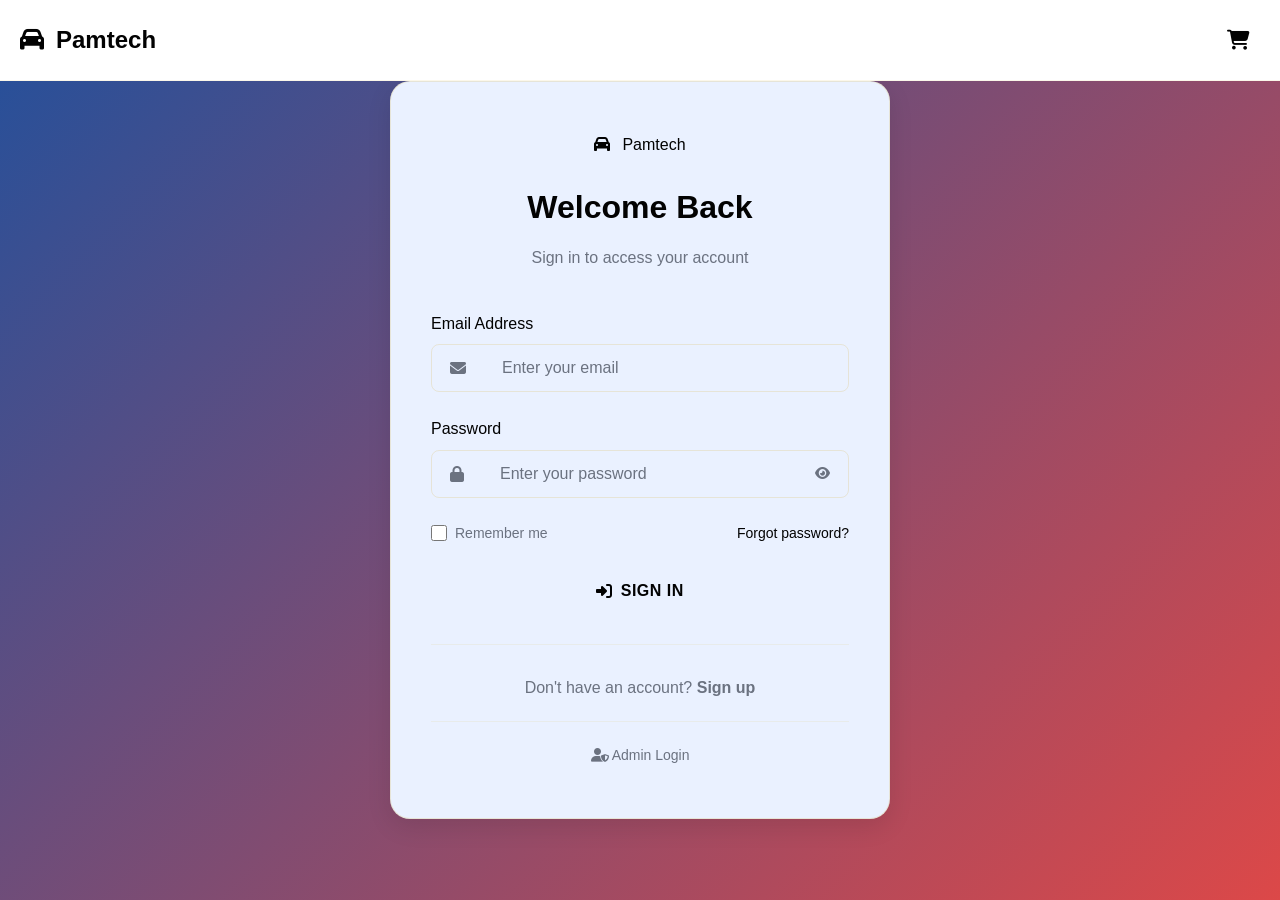
<file: admin.html>
<!DOCTYPE html>
<html lang="en">
<head>
    <meta charset="UTF-8">
    <meta name="viewport" content="width=device-width, initial-scale=1.0">
    <title>Admin Dashboard - Pamtech Automobile</title>
    <meta name="description" content="Admin dashboard for Pamtech Automobile.">
    
    <!-- Font Awesome -->
    <link rel="stylesheet" href="https://cdnjs.cloudflare.com/ajax/libs/font-awesome/6.4.0/css/all.min.css">
    
    <!-- Main Stylesheet -->
    <link rel="stylesheet" href="style.css">
    
    <style>
        .admin-stat-grid {
            display: grid;
            grid-template-columns: repeat(auto-fit, minmax(200px, 1fr));
            gap: 20px;
            margin-bottom: 30px;
        }
        
        .admin-stat-card {
            background: var(--bg-dark-tertiary);
            border-radius: var(--radius-md);
            padding: 24px;
            border-left: 4px solid var(--primary-gold);
        }
        
        .admin-stat-card h3 {
            font-size: 2rem;
            color: var(--primary-gold);
            margin-bottom: 8px;
        }
        
        .admin-stat-card p {
            color: var(--text-muted);
            font-size: 0.875rem;
        }
    </style>
</head>
<body>
    <!-- Navigation -->
    <nav class="navbar">
        <div class="container">
            <a href="index.html" class="logo">
                <div class="logo-icon">
                    <i class="fas fa-car"></i>
                </div>
                <span class="logo-text">Pam<span>tech</span></span>
            </a>
            
            <div class="nav-actions">
                <span style="color: var(--primary-gold); margin-right: 16px;">
                    <i class="fas fa-user-shield"></i> Admin
                </span>
                <a href="#" id="logout-btn" class="btn btn-danger btn-sm">
                    <i class="fas fa-sign-out-alt"></i> Logout
                </a>
            </div>
        </div>
    </nav>

    <!-- Admin Page -->
    <div class="admin-page">
        <div class="dashboard-header">
            <div class="container">
                <h1>Admin Dashboard</h1>
                <p>Manage all platform data and activities</p>
            </div>
        </div>
        
        <div class="container">
            <!-- Admin Stats -->
            <div class="admin-stat-grid">
                <div class="admin-stat-card">
                    <h3 id="stat-users">0</h3>
                    <p><i class="fas fa-users"></i> Total Users</p>
                </div>
                <div class="admin-stat-card">
                    <h3 id="stat-orders">0</h3>
                    <p><i class="fas fa-shopping-bag"></i> Total Orders</p>
                </div>
                <div class="admin-stat-card">
                    <h3 id="stat-bookings">0</h3>
                    <p><i class="fas fa-calendar"></i> Total Bookings</p>
                </div>
                <div class="admin-stat-card">
                    <h3 id="stat-fuel">0</h3>
                    <p><i class="fas fa-gas-pump"></i> Fuel Transactions</p>
                </div>
                <div class="admin-stat-card">
                    <h3 id="stat-cars">0</h3>
                    <p><i class="fas fa-car"></i> Cars Listed</p>
                </div>
                <div class="admin-stat-card">
                    <h3 id="stat-properties">0</h3>
                    <p><i class="fas fa-building"></i> Properties Listed</p>
                </div>
            </div>
            
            <!-- Admin Tabs -->
            <div class="admin-tabs">
                <button class="admin-tab active" data-tab="products">Autoparts</button>
                <button class="admin-tab" data-tab="cars">Autoland (Cars)</button>
                <button class="admin-tab" data-tab="properties">Real Estate</button>
                <button class="admin-tab" data-tab="vehicles">Luxury Vehicles</button>
                <button class="admin-tab" data-tab="orders">Orders</button>
                <button class="admin-tab" data-tab="bookings">Bookings</button>
                <button class="admin-tab" data-tab="fuel">Fuel Transactions</button>
                <button class="admin-tab" data-tab="users">Users</button>
            </div>
            
            <!-- Products Tab -->
            <div id="products-tab" class="admin-content active">
                <div class="admin-section-header">
                    <h2>Manage Autoparts</h2>
                    <button class="btn btn-primary" onclick="openModal('add-product-modal')">
                        <i class="fas fa-plus"></i> Add Product
                    </button>
                </div>
                <div id="products-table-container">
                    <table class="data-table">
                        <thead>
                            <tr>
                                <th>Image</th>
                                <th>Name</th>
                                <th>Category</th>
                                <th>Price</th>
                                <th>Actions</th>
                            </tr>
                        </thead>
                        <tbody id="products-table-body"></tbody>
                    </table>
                </div>
            </div>
            
            <!-- Cars Tab -->
            <div id="cars-tab" class="admin-content">
                <div class="admin-section-header">
                    <h2>Manage Cars (Autoland)</h2>
                    <button class="btn btn-primary" onclick="openModal('add-car-modal')">
                        <i class="fas fa-plus"></i> Add Car
                    </button>
                </div>
                <div id="cars-table-container">
                    <table class="data-table">
                        <thead>
                            <tr>
                                <th>Image</th>
                                <th>Name</th>
                                <th>Year</th>
                                <th>Price</th>
                                <th>Actions</th>
                            </tr>
                        </thead>
                        <tbody id="cars-table-body"></tbody>
                    </table>
                </div>
            </div>
            
            <!-- Properties Tab -->
            <div id="properties-tab" class="admin-content">
                <div class="admin-section-header">
                    <h2>Manage Properties</h2>
                    <button class="btn btn-primary" onclick="openModal('add-property-modal')">
                        <i class="fas fa-plus"></i> Add Property
                    </button>
                </div>
                <div id="properties-table-container">
                    <table class="data-table">
                        <thead>
                            <tr>
                                <th>Image</th>
                                <th>Title</th>
                                <th>Location</th>
                                <th>Price</th>
                                <th>Actions</th>
                            </tr>
                        </thead>
                        <tbody id="properties-table-body"></tbody>
                    </table>
                </div>
            </div>
            
            <!-- Luxury Vehicles Tab -->
            <div id="vehicles-tab" class="admin-content">
                <div class="admin-section-header">
                    <h2>Manage Luxury Vehicles</h2>
                    <button class="btn btn-primary" onclick="openModal('add-vehicle-modal')">
                        <i class="fas fa-plus"></i> Add Vehicle
                    </button>
                </div>
                <div id="vehicles-table-container">
                    <table class="data-table">
                        <thead>
                            <tr>
                                <th>Image</th>
                                <th>Name</th>
                                <th>Type</th>
                                <th>Price/Day</th>
                                <th>Actions</th>
                            </tr>
                        </thead>
                        <tbody id="vehicles-table-body"></tbody>
                    </table>
                </div>
            </div>
            
            <!-- Orders Tab -->
            <div id="orders-tab" class="admin-content">
                <div class="admin-section-header">
                    <h2>All Orders</h2>
                </div>
                <div id="orders-table-container">
                    <table class="data-table">
                        <thead>
                            <tr>
                                <th>Order ID</th>
                                <th>Customer</th>
                                <th>Items</th>
                                <th>Total</th>
                                <th>Status</th>
                                <th>Date</th>
                                <th>Actions</th>
                            </tr>
                        </thead>
                        <tbody id="orders-table-body"></tbody>
                    </table>
                </div>
            </div>
            
            <!-- Bookings Tab -->
            <div id="bookings-tab" class="admin-content">
                <div class="admin-section-header">
                    <h2>All Bookings</h2>
                </div>
                <div id="bookings-table-container">
                    <table class="data-table">
                        <thead>
                            <tr>
                                <th>Booking ID</th>
                                <th>Customer</th>
                                <th>Vehicle</th>
                                <th>Duration</th>
                                <th>Total</th>
                                <th>Status</th>
                                <th>Actions</th>
                            </tr>
                        </thead>
                        <tbody id="bookings-table-body"></tbody>
                    </table>
                </div>
            </div>
            
            <!-- Fuel Tab -->
            <div id="fuel-tab" class="admin-content">
                <div class="admin-section-header">
                    <h2>Fuel Transactions</h2>
                </div>
                <div id="fuel-table-container">
                    <table class="data-table">
                        <thead>
                            <tr>
                                <th>Transaction ID</th>
                                <th>Customer</th>
                                <th>Fuel Type</th>
                                <th>Liters</th>
                                <th>Total</th>
                                <th>Status</th>
                                <th>Actions</th>
                            </tr>
                        </thead>
                        <tbody id="fuel-table-body"></tbody>
                    </table>
                </div>
            </div>
            
            <!-- Users Tab -->
            <div id="users-tab" class="admin-content">
                <div class="admin-section-header">
                    <h2>All Users</h2>
                </div>
                <div id="users-table-container">
                    <table class="data-table">
                        <thead>
                            <tr>
                                <th>ID</th>
                                <th>Name</th>
                                <th>Email</th>
                                <th>Phone</th>
                                <th>Joined</th>
                            </tr>
                        </thead>
                        <tbody id="users-table-body"></tbody>
                    </table>
                </div>
            </div>
        </div>
    </div>

    <!-- Add Product Modal -->
    <div class="modal-overlay" id="add-product-modal">
        <div class="modal">
            <div class="modal-header">
                <h3>Add New Product</h3>
                <button class="modal-close" onclick="closeModal('add-product-modal')">&times;</button>
            </div>
            <form id="add-product-form">
                <div class="form-group">
                    <label class="form-label">Product Name</label>
                    <input type="text" id="product-name" class="form-input" required>
                </div>
                <div class="form-group">
                    <label class="form-label">Category</label>
                    <select id="product-category" class="form-select" required>
                        <option value="">Select Category</option>
                        <option value="Brakes">Brakes</option>
                        <option value="Oils">Oils</option>
                        <option value="Filters">Filters</option>
                        <option value="Ignition">Ignition</option>
                        <option value="Electrical">Electrical</option>
                        <option value="Suspension">Suspension</option>
                    </select>
                </div>
                <div class="form-group">
                    <label class="form-label">Price (₦)</label>
                    <input type="number" id="product-price" class="form-input" required min="1">
                </div>
                <div class="form-group">
                    <label class="form-label">Image URL</label>
                    <input type="url" id="product-image" class="form-input" placeholder="https://example.com/image.jpg">
                </div>
                <div class="form-group">
                    <label class="form-label">Description</label>
                    <textarea id="product-description" class="form-textarea" rows="3"></textarea>
                </div>
                <button type="submit" class="btn btn-primary" style="width: 100%;">
                    <i class="fas fa-plus"></i> Add Product
                </button>
            </form>
        </div>
    </div>

    <!-- Add Car Modal -->
    <div class="modal-overlay" id="add-car-modal">
        <div class="modal">
            <div class="modal-header">
                <h3>Add New Car</h3>
                <button class="modal-close" onclick="closeModal('add-car-modal')">&times;</button>
            </div>
            <form id="add-car-form">
                <div class="form-group">
                    <label class="form-label">Car Name</label>
                    <input type="text" id="car-name" class="form-input" required>
                </div>
                <div class="grid grid-2" style="gap: 16px;">
                    <div class="form-group">
                        <label class="form-label">Year</label>
                        <input type="number" id="car-year" class="form-input" required min="1990" max="2025">
                    </div>
                    <div class="form-group">
                        <label class="form-label">Price (₦)</label>
                        <input type="number" id="car-price" class="form-input" required min="1">
                    </div>
                </div>
                <div class="grid grid-2" style="gap: 16px;">
                    <div class="form-group">
                        <label class="form-label">Mileage (km)</label>
                        <input type="number" id="car-mileage" class="form-input" required min="0">
                    </div>
                    <div class="form-group">
                        <label class="form-label">Color</label>
                        <input type="text" id="car-color" class="form-input" required>
                    </div>
                </div>
                <div class="grid grid-2" style="gap: 16px;">
                    <div class="form-group">
                        <label class="form-label">Fuel Type</label>
                        <select id="car-fuel" class="form-select" required>
                            <option value="Petrol">Petrol</option>
                            <option value="Diesel">Diesel</option>
                            <option value="Hybrid">Hybrid</option>
                            <option value="Electric">Electric</option>
                        </select>
                    </div>
                    <div class="form-group">
                        <label class="form-label">Transmission</label>
                        <select id="car-transmission" class="form-select" required>
                            <option value="Automatic">Automatic</option>
                            <option value="Manual">Manual</option>
                            <option value="CVT">CVT</option>
                        </select>
                    </div>
                </div>
                <div class="form-group">
                    <label class="form-label">Image URL</label>
                    <input type="url" id="car-image" class="form-input" placeholder="https://example.com/image.jpg">
                </div>
                <div class="form-group">
                    <label class="form-label">Description</label>
                    <textarea id="car-description" class="form-textarea" rows="3"></textarea>
                </div>
                <button type="submit" class="btn btn-primary" style="width: 100%;">
                    <i class="fas fa-plus"></i> Add Car
                </button>
            </form>
        </div>
    </div>

    <!-- Add Property Modal -->
    <div class="modal-overlay" id="add-property-modal">
        <div class="modal">
            <div class="modal-header">
                <h3>Add New Property</h3>
                <button class="modal-close" onclick="closeModal('add-property-modal')">&times;</button>
            </div>
            <form id="add-property-form">
                <div class="form-group">
                    <label class="form-label">Property Title</label>
                    <input type="text" id="property-title" class="form-input" required>
                </div>
                <div class="form-group">
                    <label class="form-label">Location</label>
                    <input type="text" id="property-location" class="form-input" required>
                </div>
                <div class="grid grid-2" style="gap: 16px;">
                    <div class="form-group">
                        <label class="form-label">Price (₦)</label>
                        <input type="number" id="property-price" class="form-input" required min="1">
                    </div>
                    <div class="form-group">
                        <label class="form-label">Property Type</label>
                        <select id="property-type" class="form-select" required>
                            <option value="Duplex">Duplex</option>
                            <option value="Apartment">Apartment</option>
                            <option value="Terrace">Terrace</option>
                            <option value="Bungalow">Bungalow</option>
                            <option value="Commercial">Commercial</option>
                        </select>
                    </div>
                </div>
                <div class="grid grid-3" style="gap: 16px;">
                    <div class="form-group">
                        <label class="form-label">Bedrooms</label>
                        <input type="number" id="property-bedrooms" class="form-input" min="0">
                    </div>
                    <div class="form-group">
                        <label class="form-label">Bathrooms</label>
                        <input type="number" id="property-bathrooms" class="form-input" min="0">
                    </div>
                    <div class="form-group">
                        <label class="form-label">Area</label>
                        <input type="text" id="property-area" class="form-input" placeholder="e.g. 500 sqm">
                    </div>
                </div>
                <div class="form-group">
                    <label class="form-label">Image URL</label>
                    <input type="url" id="property-image" class="form-input" placeholder="https://example.com/image.jpg">
                </div>
                <div class="form-group">
                    <label class="form-label">Description</label>
                    <textarea id="property-description" class="form-textarea" rows="3"></textarea>
                </div>
                <button type="submit" class="btn btn-primary" style="width: 100%;">
                    <i class="fas fa-plus"></i> Add Property
                </button>
            </form>
        </div>
    </div>

    <!-- Add Vehicle Modal -->
    <div class="modal-overlay" id="add-vehicle-modal">
        <div class="modal">
            <div class="modal-header">
                <h3>Add Luxury Vehicle</h3>
                <button class="modal-close" onclick="closeModal('add-vehicle-modal')">&times;</button>
            </div>
            <form id="add-vehicle-form">
                <div class="form-group">
                    <label class="form-label">Vehicle Name</label>
                    <input type="text" id="vehicle-name" class="form-input" required>
                </div>
                <div class="grid grid-2" style="gap: 16px;">
                    <div class="form-group">
                        <label class="form-label">Type</label>
                        <select id="vehicle-type" class="form-select" required>
                            <option value="SUV">SUV</option>
                            <option value="Pickup">Pickup</option>
                            <option value="Luxury SUV">Luxury SUV</option>
                            <option value="Sedan">Sedan</option>
                        </select>
                    </div>
                    <div class="form-group">
                        <label class="form-label">Seats</label>
                        <input type="number" id="vehicle-seats" class="form-input" required min="1">
                    </div>
                </div>
                <div class="form-group">
                    <label class="form-label">Price Per Day (₦)</label>
                    <input type="number" id="vehicle-price" class="form-input" required min="1">
                </div>
                <div class="form-group">
                    <label class="form-label">Image URL</label>
                    <input type="url" id="vehicle-image" class="form-input" placeholder="https://example.com/image.jpg">
                </div>
                <div class="form-group">
                    <label class="form-label">Description</label>
                    <textarea id="vehicle-description" class="form-textarea" rows="3"></textarea>
                </div>
                <button type="submit" class="btn btn-primary" style="width: 100%;">
                    <i class="fas fa-plus"></i> Add Vehicle
                </button>
            </form>
        </div>
    </div>

    <!-- Main JavaScript -->
    <script src="script.js"></script>
    
    <!-- Admin Script -->
    <script>
        // Check admin authentication
        document.addEventListener('DOMContentLoaded', () => {
            if (!Pamtech.Auth.isLoggedIn() || Pamtech.Auth.getCurrentUser().role !== 'admin') {
                window.location.href = 'login.html';
                return;
            }
            
            // Load stats
            loadStats();
            
            // Load all data
            loadProducts();
            loadCars();
            loadProperties();
            loadVehicles();
            loadOrders();
            loadBookings();
            loadFuelTransactions();
            loadUsers();
            
            // Tab switching
            const adminTabs = document.querySelectorAll('.admin-tab');
            const adminContents = document.querySelectorAll('.admin-content');
            
            adminTabs.forEach(tab => {
                tab.addEventListener('click', () => {
                    const tabId = tab.dataset.tab;
                    
                    adminTabs.forEach(t => t.classList.remove('active'));
                    tab.classList.add('active');
                    
                    adminContents.forEach(content => {
                        content.classList.remove('active');
                    });
                    
                    document.getElementById(`${tabId}-tab`).classList.add('active');
                });
            });
            
            // Logout
            document.getElementById('logout-btn').addEventListener('click', (e) => {
                e.preventDefault();
                Pamtech.Auth.logout();
            });
            
            // Form submissions
            setupFormHandlers();
        });
        
        function loadStats() {
            document.getElementById('stat-users').textContent = (Pamtech.Storage.get('users') || []).length;
            document.getElementById('stat-orders').textContent = (Pamtech.Storage.get('orders') || []).length;
            document.getElementById('stat-bookings').textContent = (Pamtech.Storage.get('bookings') || []).length;
            document.getElementById('stat-fuel').textContent = (Pamtech.Storage.get('fuelTransactions') || []).length;
            document.getElementById('stat-cars').textContent = (Pamtech.Storage.get('cars') || []).length;
            document.getElementById('stat-properties').textContent = (Pamtech.Storage.get('properties') || []).length;
        }
        
        function loadProducts() {
            const products = Pamtech.Products.getAll();
            const tbody = document.getElementById('products-table-body');
            
            tbody.innerHTML = products.map(p => `
                <tr>
                    <td><img src="${p.image}" alt="${p.name}" style="width: 60px; height: 60px; object-fit: cover; border-radius: 4px;"></td>
                    <td>${p.name}</td>
                    <td>${p.category}</td>
                    <td>${Pamtech.Utils.formatCurrency(p.price)}</td>
                    <td>
                        <div class="table-actions">
                            <button class="btn btn-danger btn-sm" onclick="deleteProduct(${p.id})">
                                <i class="fas fa-trash"></i>
                            </button>
                        </div>
                    </td>
                </tr>
            `).join('');
        }
        
        function loadCars() {
            const cars = Pamtech.Cars.getAll();
            const tbody = document.getElementById('cars-table-body');
            
            tbody.innerHTML = cars.map(c => `
                <tr>
                    <td><img src="${c.image}" alt="${c.name}" style="width: 60px; height: 60px; object-fit: cover; border-radius: 4px;"></td>
                    <td>${c.name}</td>
                    <td>${c.year}</td>
                    <td>${Pamtech.Utils.formatCurrency(c.price)}</td>
                    <td>
                        <div class="table-actions">
                            <button class="btn btn-danger btn-sm" onclick="deleteCar(${c.id})">
                                <i class="fas fa-trash"></i>
                            </button>
                        </div>
                    </td>
                </tr>
            `).join('');
        }
        
        function loadProperties() {
            const properties = Pamtech.Properties.getAll();
            const tbody = document.getElementById('properties-table-body');
            
            tbody.innerHTML = properties.map(p => `
                <tr>
                    <td><img src="${p.image}" alt="${p.title}" style="width: 60px; height: 60px; object-fit: cover; border-radius: 4px;"></td>
                    <td>${p.title}</td>
                    <td>${p.location}</td>
                    <td>${Pamtech.Utils.formatCurrency(p.price)}</td>
                    <td>
                        <div class="table-actions">
                            <button class="btn btn-danger btn-sm" onclick="deleteProperty(${p.id})">
                                <i class="fas fa-trash"></i>
                            </button>
                        </div>
                    </td>
                </tr>
            `).join('');
        }
        
        function loadVehicles() {
            const vehicles = Pamtech.LuxuryVehicles.getAll();
            const tbody = document.getElementById('vehicles-table-body');
            
            tbody.innerHTML = vehicles.map(v => `
                <tr>
                    <td><img src="${v.image}" alt="${v.name}" style="width: 60px; height: 60px; object-fit: cover; border-radius: 4px;"></td>
                    <td>${v.name}</td>
                    <td>${v.type}</td>
                    <td>${Pamtech.Utils.formatCurrency(v.pricePerDay)}/day</td>
                    <td>
                        <div class="table-actions">
                            <button class="btn btn-danger btn-sm" onclick="deleteVehicle(${v.id})">
                                <i class="fas fa-trash"></i>
                            </button>
                        </div>
                    </td>
                </tr>
            `).join('');
        }
        
        function loadOrders() {
            const orders = (Pamtech.Storage.get('orders') || []).sort((a, b) => new Date(b.date) - new Date(a.date));
            const tbody = document.getElementById('orders-table-body');
            
            tbody.innerHTML = orders.map(o => `
                <tr>
                    <td>#${o.id.toString().slice(-6)}</td>
                    <td>${o.userName}</td>
                    <td>${o.items.length} items</td>
                    <td>${Pamtech.Utils.formatCurrency(o.total)}</td>
                    <td><span class="badge ${o.status === 'Delivered' ? 'badge-success' : 'badge-gold'}">${o.status}</span></td>
                    <td>${Pamtech.Utils.formatDate(o.date)}</td>
                    <td>
                        <div class="table-actions">
                            <button class="btn btn-success btn-sm" onclick="updateOrderStatus(${o.id}, 'Delivered')">
                                <i class="fas fa-check"></i>
                            </button>
                        </div>
                    </td>
                </tr>
            `).join('');
        }
        
        function loadBookings() {
            const bookings = (Pamtech.Storage.get('bookings') || []).sort((a, b) => new Date(b.createdAt) - new Date(a.createdAt));
            const tbody = document.getElementById('bookings-table-body');
            
            tbody.innerHTML = bookings.map(b => `
                <tr>
                    <td>#${b.id.toString().slice(-6)}</td>
                    <td>${b.userName}</td>
                    <td>${b.vehicleName}</td>
                    <td>${b.duration} days</td>
                    <td>${Pamtech.Utils.formatCurrency(b.totalAmount)}</td>
                    <td><span class="badge ${b.status === 'Confirmed' ? 'badge-success' : 'badge-gold'}">${b.status}</span></td>
                    <td>
                        <div class="table-actions">
                            <button class="btn btn-success btn-sm" onclick="updateBookingStatus(${b.id}, 'Confirmed')">
                                <i class="fas fa-check"></i>
                            </button>
                        </div>
                    </td>
                </tr>
            `).join('');
        }
        
        function loadFuelTransactions() {
            const transactions = (Pamtech.Storage.get('fuelTransactions') || []).sort((a, b) => new Date(b.createdAt) - new Date(a.createdAt));
            const tbody = document.getElementById('fuel-table-body');
            
            tbody.innerHTML = transactions.map(t => `
                <tr>
                    <td>${t.qrCode}</td>
                    <td>${t.userName}</td>
                    <td>${t.fuelType}</td>
                    <td>${t.liters} L</td>
                    <td>${Pamtech.Utils.formatCurrency(t.total)}</td>
                    <td><span class="qr-status ${t.status.toLowerCase()}">${t.status}</span></td>
                    <td>
                        <div class="table-actions">
                            <button class="btn btn-success btn-sm" onclick="updateFuelStatus(${t.id}, 'USED')">
                                <i class="fas fa-check"></i>
                            </button>
                        </div>
                    </td>
                </tr>
            `).join('');
        }
        
        function loadUsers() {
            const users = (Pamtech.Storage.get('users') || []);
            const tbody = document.getElementById('users-table-body');
            
            tbody.innerHTML = users.map(u => `
                <tr>
                    <td>${u.id}</td>
                    <td>${u.name}</td>
                    <td>${u.email}</td>
                    <td>${u.phone || 'N/A'}</td>
                    <td>${Pamtech.Utils.formatDate(u.createdAt)}</td>
                </tr>
            `).join('');
        }
        
        function setupFormHandlers() {
            // Add Product
            document.getElementById('add-product-form').addEventListener('submit', (e) => {
                e.preventDefault();
                
                const product = {
                    name: document.getElementById('product-name').value,
                    category: document.getElementById('product-category').value,
                    price: parseInt(document.getElementById('product-price').value),
                    image: document.getElementById('product-image').value || 'https://images.unsplash.com/photo-1486262715619-67b85e0b08d3?w=400',
                    description: document.getElementById('product-description').value
                };
                
                const result = Pamtech.Products.add(product);
                Pamtech.showNotification(result.message, 'success');
                closeModal('add-product-modal');
                loadProducts();
                e.target.reset();
            });
            
            // Add Car
            document.getElementById('add-car-form').addEventListener('submit', (e) => {
                e.preventDefault();
                
                const car = {
                    name: document.getElementById('car-name').value,
                    year: parseInt(document.getElementById('car-year').value),
                    price: parseInt(document.getElementById('car-price').value),
                    mileage: parseInt(document.getElementById('car-mileage').value),
                    color: document.getElementById('car-color').value,
                    fuel: document.getElementById('car-fuel').value,
                    transmission: document.getElementById('car-transmission').value,
                    image: document.getElementById('car-image').value || 'https://images.unsplash.com/photo-1492144534655-ae79c964c9d7?w=600',
                    description: document.getElementById('car-description').value,
                    features: []
                };
                
                const result = Pamtech.Cars.add(car);
                Pamtech.showNotification(result.message, 'success');
                closeModal('add-car-modal');
                loadCars();
                loadStats();
                e.target.reset();
            });
            
            // Add Property
            document.getElementById('add-property-form').addEventListener('submit', (e) => {
                e.preventDefault();
                
                const property = {
                    title: document.getElementById('property-title').value,
                    location: document.getElementById('property-location').value,
                    price: parseInt(document.getElementById('property-price').value),
                    type: document.getElementById('property-type').value,
                    bedrooms: parseInt(document.getElementById('property-bedrooms').value) || 0,
                    bathrooms: parseInt(document.getElementById('property-bathrooms').value) || 0,
                    area: document.getElementById('property-area').value,
                    image: document.getElementById('property-image').value || 'https://images.unsplash.com/photo-1613490493576-7fde63acd811?w=600',
                    description: document.getElementById('property-description').value,
                    features: []
                };
                
                const result = Pamtech.Properties.add(property);
                Pamtech.showNotification(result.message, 'success');
                closeModal('add-property-modal');
                loadProperties();
                loadStats();
                e.target.reset();
            });
            
            // Add Vehicle
            document.getElementById('add-vehicle-form').addEventListener('submit', (e) => {
                e.preventDefault();
                
                const vehicle = {
                    name: document.getElementById('vehicle-name').value,
                    type: document.getElementById('vehicle-type').value,
                    seats: parseInt(document.getElementById('vehicle-seats').value),
                    pricePerDay: parseInt(document.getElementById('vehicle-price').value),
                    image: document.getElementById('vehicle-image').value || 'https://images.unsplash.com/photo-1533473359331-0135ef1b58bf?w=600',
                    description: document.getElementById('vehicle-description').value,
                    features: []
                };
                
                const result = Pamtech.LuxuryVehicles.add(vehicle);
                Pamtech.showNotification(result.message, 'success');
                closeModal('add-vehicle-modal');
                loadVehicles();
                e.target.reset();
            });
        }
        
        // Modal functions
        function openModal(modalId) {
            document.getElementById(modalId).classList.add('active');
        }
        
        function closeModal(modalId) {
            document.getElementById(modalId).classList.remove('active');
        }
        
        // Delete functions
        function deleteProduct(id) {
            if (confirm('Are you sure you want to delete this product?')) {
                const result = Pamtech.Products.delete(id);
                Pamtech.showNotification(result.message, 'success');
                loadProducts();
            }
        }
        
        function deleteCar(id) {
            if (confirm('Are you sure you want to delete this car?')) {
                const result = Pamtech.Cars.delete(id);
                Pamtech.showNotification(result.message, 'success');
                loadCars();
                loadStats();
            }
        }
        
        function deleteProperty(id) {
            if (confirm('Are you sure you want to delete this property?')) {
                const result = Pamtech.Properties.delete(id);
                Pamtech.showNotification(result.message, 'success');
                loadProperties();
                loadStats();
            }
        }
        
        function deleteVehicle(id) {
            if (confirm('Are you sure you want to delete this vehicle?')) {
                const result = Pamtech.LuxuryVehicles.delete(id);
                Pamtech.showNotification(result.message, 'success');
                loadVehicles();
            }
        }
        
        // Update status functions
        function updateOrderStatus(id, status) {
            const orders = Pamtech.Storage.get('orders') || [];
            const order = orders.find(o => o.id === id);
            if (order) {
                order.status = status;
                Pamtech.Storage.set('orders', orders);
                Pamtech.showNotification('Order status updated', 'success');
                loadOrders();
            }
        }
        
        function updateBookingStatus(id, status) {
            const result = Pamtech.Bookings.updateStatus(id, status);
            Pamtech.showNotification(result.message, 'success');
            loadBookings();
        }
        
        function updateFuelStatus(id, status) {
            const result = Pamtech.FuelSystem.updateStatus(id, status);
            Pamtech.showNotification(result.message, 'success');
            loadFuelTransactions();
        }
    </script>
</body>
</html>
</file>
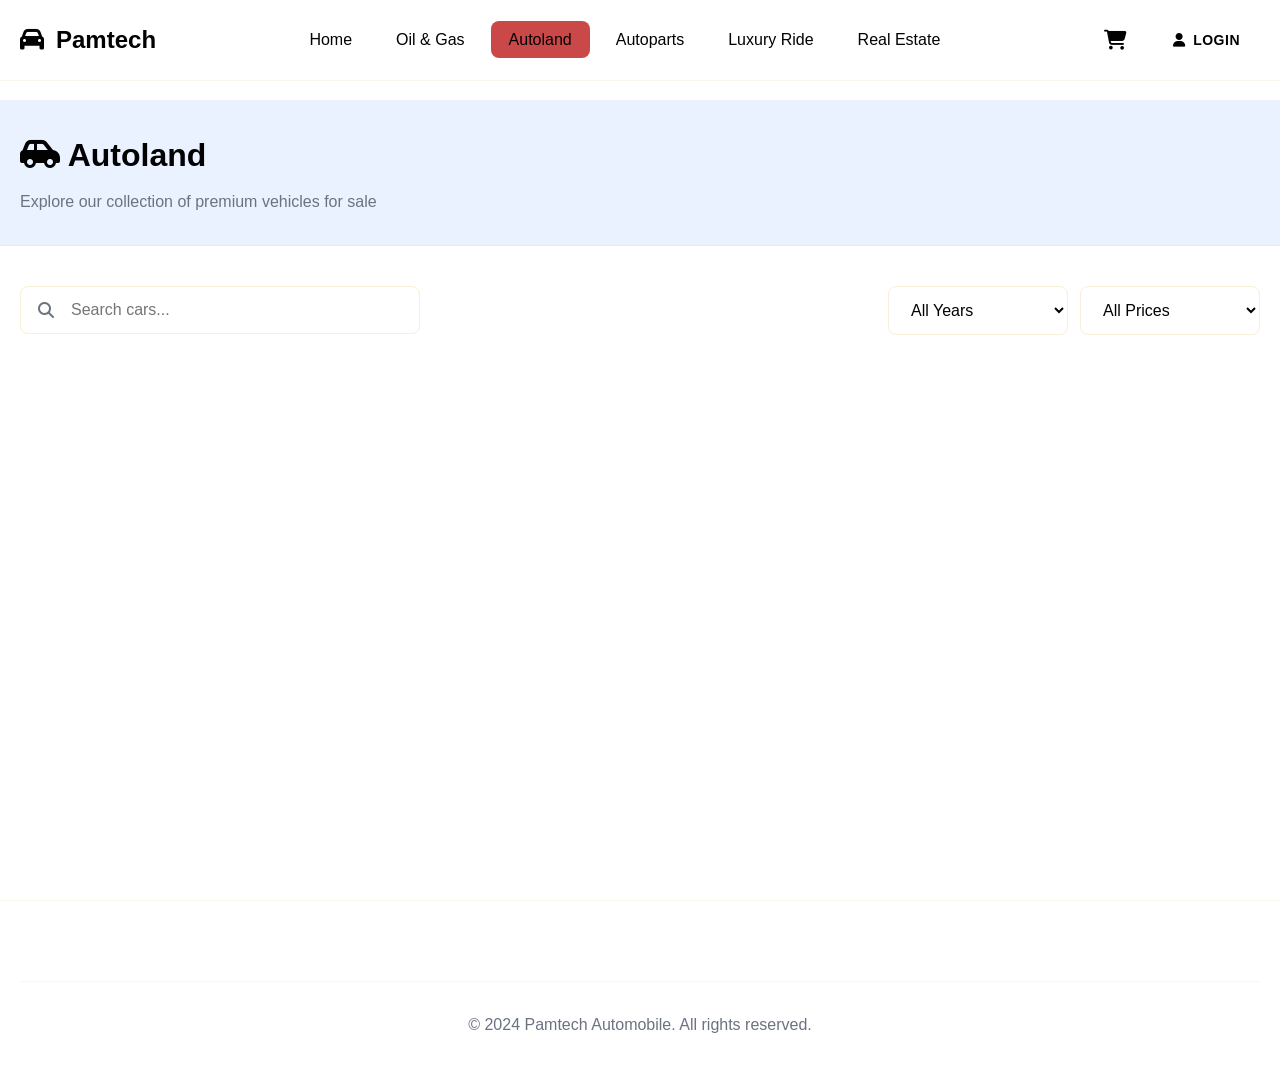
<file: car-details.html>
<!DOCTYPE html>
<html lang="en">
<head>
    <meta charset="UTF-8">
    <meta name="viewport" content="width=device-width, initial-scale=1.0">
    <title>Car Details - Pamtech Automobile</title>
    <meta name="description" content="View detailed information about this vehicle at Pamtech Autoland.">
    
    <!-- Font Awesome -->
    <link rel="stylesheet" href="https://cdnjs.cloudflare.com/ajax/libs/font-awesome/6.4.0/css/all.min.css">
    
    <!-- Main Stylesheet -->
    <link rel="stylesheet" href="style.css">
</head>
<body>
    <!-- Navigation -->
    <nav class="navbar">
        <div class="container">
            <a href="index.html" class="logo">
                <div class="logo-icon">
                    <i class="fas fa-car"></i>
                </div>
                <span class="logo-text">Pam<span>tech</span></span>
            </a>
            
            <ul class="nav-menu">
                <li><a href="index.html" class="nav-link">Home</a></li>
                <li><a href="fuel.html" class="nav-link">Oil & Gas</a></li>
                <li><a href="cars.html" class="nav-link active">Autoland</a></li>
                <li><a href="autoparts.html" class="nav-link">Autoparts</a></li>
                <li><a href="luxury-rides.html" class="nav-link">Luxury Ride</a></li>
                <li><a href="properties.html" class="nav-link">Real Estate</a></li>
            </ul>
            
            <div class="nav-actions">
                <a href="cart.html" class="cart-icon">
                    <i class="fas fa-shopping-cart"></i>
                    <span class="cart-count" style="display: none;">0</span>
                </a>
                <a href="login.html" class="btn btn-primary btn-sm auth-link">
                    <i class="fas fa-user"></i> Login
                </a>
            </div>
        </div>
    </nav>

    <!-- Car Details Page -->
    <div class="dashboard-page">
        <div class="container">
            <div style="margin-bottom: 30px;">
                <a href="cars.html" class="btn btn-dark btn-sm">
                    <i class="fas fa-arrow-left"></i> Back to Cars
                </a>
            </div>
            
            <div id="car-details">
                <!-- Car details will be loaded dynamically -->
            </div>
        </div>
    </div>

    <!-- Contact Modal -->
    <div class="modal-overlay" id="contact-modal">
        <div class="modal" style="max-width: 500px;">
            <div class="modal-header">
                <h3>Contact Us About This Car</h3>
                <button class="modal-close" onclick="closeContactModal()">&times;</button>
            </div>
            <div style="padding: 20px;">
                <form id="contact-form">
                    <div class="form-group">
                        <label class="form-label">Your Name</label>
                        <input type="text" id="contact-name" class="form-input" required>
                    </div>
                    <div class="form-group">
                        <label class="form-label">Phone Number</label>
                        <input type="tel" id="contact-phone" class="form-input" required>
                    </div>
                    <div class="form-group">
                        <label class="form-label">Email Address</label>
                        <input type="email" id="contact-email" class="form-input" required>
                    </div>
                    <div class="form-group">
                        <label class="form-label">Message</label>
                        <textarea id="contact-message" class="form-textarea" rows="4" placeholder="I'm interested in this car..."></textarea>
                    </div>
                    <button type="submit" class="btn btn-primary" style="width: 100%;">
                        <i class="fas fa-paper-plane"></i> Send Inquiry
                    </button>
                </form>
            </div>
        </div>
    </div>

    <!-- Success Modal -->
    <div class="modal-overlay" id="success-modal">
        <div class="modal" style="max-width: 400px; text-align: center;">
            <div style="padding: 40px;">
                <div style="width: 80px; height: 80px; background: var(--accent-green); border-radius: 50%; display: flex; align-items: center; justify-content: center; margin: 0 auto 20px;">
                    <i class="fas fa-check" style="font-size: 2rem; color: white;"></i>
                </div>
                <h3 style="margin-bottom: 12px;">Inquiry Sent!</h3>
                <p style="color: var(--text-muted); margin-bottom: 24px;">We will contact you shortly about this vehicle.</p>
                <button onclick="closeSuccessModal()" class="btn btn-primary">Close</button>
            </div>
        </div>
    </div>

    <!-- Footer -->
    <footer class="footer">
        <div class="container">
            <div class="footer-bottom">
                <p>&copy; 2024 Pamtech Automobile. All rights reserved.</p>
            </div>
        </div>
    </footer>

    <!-- Main JavaScript -->
    <script src="script.js"></script>
    
    <!-- Car Details Script -->
    <script>
        let currentCar = null;
        
        document.addEventListener('DOMContentLoaded', () => {
            // Get car ID from URL
            const urlParams = new URLSearchParams(window.location.search);
            const carId = urlParams.get('id');
            
            if (!carId) {
                window.location.href = 'cars.html';
                return;
            }
            
            currentCar = Pamtech.Cars.getById(parseInt(carId));
            
            if (!currentCar) {
                window.location.href = 'cars.html';
                return;
            }
            
            // Load car details
            loadCarDetails();
            
            // Pre-fill contact form if user is logged in
            if (Pamtech.Auth.isLoggedIn()) {
                const user = Pamtech.Auth.getCurrentUser();
                document.getElementById('contact-name').value = user.name || '';
            }
        });
        
        function loadCarDetails() {
            const carDetails = document.getElementById('car-details');
            
            carDetails.innerHTML = `
                <div class="grid grid-2" style="gap: 40px;">
                    <div>
                        <img src="${currentCar.image}" alt="${currentCar.name}" style="width: 100%; border-radius: var(--radius-lg); margin-bottom: 20px;">
                        <div style="display: grid; grid-template-columns: repeat(3, 1fr); gap: 12px;">
                            <div style="background: var(--bg-card); padding: 16px; border-radius: var(--radius-md); text-align: center;">
                                <i class="fas fa-calendar" style="color: var(--primary-gold); font-size: 1.5rem; margin-bottom: 8px;"></i>
                                <p style="color: var(--text-muted); font-size: 0.75rem;">Year</p>
                                <p style="font-weight: 600;">${currentCar.year}</p>
                            </div>
                            <div style="background: var(--bg-card); padding: 16px; border-radius: var(--radius-md); text-align: center;">
                                <i class="fas fa-tachometer-alt" style="color: var(--primary-gold); font-size: 1.5rem; margin-bottom: 8px;"></i>
                                <p style="color: var(--text-muted); font-size: 0.75rem;">Mileage</p>
                                <p style="font-weight: 600;">${currentCar.mileage.toLocaleString()} km</p>
                            </div>
                            <div style="background: var(--bg-card); padding: 16px; border-radius: var(--radius-md); text-align: center;">
                                <i class="fas fa-palette" style="color: var(--primary-gold); font-size: 1.5rem; margin-bottom: 8px;"></i>
                                <p style="color: var(--text-muted); font-size: 0.75rem;">Color</p>
                                <p style="font-weight: 600;">${currentCar.color}</p>
                            </div>
                        </div>
                    </div>
                    
                    <div>
                        <div style="display: flex; justify-content: space-between; align-items: flex-start; margin-bottom: 20px;">
                            <div>
                                <h1 style="margin-bottom: 8px;">${currentCar.name}</h1>
                                <p style="color: var(--text-muted);">
                                    <i class="fas fa-gas-pump"></i> ${currentCar.fuel} • 
                                    <i class="fas fa-cog"></i> ${currentCar.transmission}
                                </p>
                            </div>
                            <div class="product-price" style="font-size: 2rem; margin: 0;">${Pamtech.Utils.formatCurrency(currentCar.price)}</div>
                        </div>
                        
                        <div style="background: var(--bg-card); border-radius: var(--radius-lg); padding: 24px; margin-bottom: 24px;">
                            <h3 style="margin-bottom: 16px;">Description</h3>
                            <p style="color: var(--text-muted); line-height: 1.8;">${currentCar.description}</p>
                        </div>
                        
                        <div style="background: var(--bg-card); border-radius: var(--radius-lg); padding: 24px; margin-bottom: 24px;">
                            <h3 style="margin-bottom: 16px;">Features</h3>
                            <div style="display: grid; grid-template-columns: repeat(2, 1fr); gap: 12px;">
                                ${currentCar.features.map(f => `
                                    <div style="display: flex; align-items: center; gap: 8px;">
                                        <i class="fas fa-check-circle" style="color: var(--accent-green);"></i>
                                        <span>${f}</span>
                                    </div>
                                `).join('')}
                            </div>
                        </div>
                        
                        <div style="display: flex; gap: 16px;">
                            <button onclick="openContactModal()" class="btn btn-primary btn-lg" style="flex: 1;">
                                <i class="fas fa-phone"></i> Contact Us
                            </button>
                            <a href="https://wa.me/2348012345678?text=I'm interested in the ${encodeURIComponent(currentCar.name)}" class="btn btn-success btn-lg" target="_blank" style="flex: 1;">
                                <i class="fab fa-whatsapp"></i> WhatsApp
                            </a>
                        </div>
                        
                        <div style="margin-top: 24px; padding: 16px; background: rgba(212, 175, 55, 0.1); border-radius: var(--radius-md); border: 1px solid rgba(212, 175, 55, 0.2);">
                            <p style="color: var(--text-muted); font-size: 0.875rem;">
                                <i class="fas fa-info-circle" style="color: var(--primary-gold);"></i> 
                                This vehicle is available for viewing. Contact us to schedule a test drive.
                            </p>
                        </div>
                    </div>
                </div>
            `;
        }
        
        function openContactModal() {
            document.getElementById('contact-modal').classList.add('active');
        }
        
        function closeContactModal() {
            document.getElementById('contact-modal').classList.remove('active');
        }
        
        function closeSuccessModal() {
            document.getElementById('success-modal').classList.remove('active');
        }
        
        // Contact form submission
        document.getElementById('contact-form').addEventListener('submit', (e) => {
            e.preventDefault();
            
            // Close contact modal
            closeContactModal();
            
            // Show success modal
            document.getElementById('success-modal').classList.add('active');
            
            // Reset form
            e.target.reset();
        });
    </script>
</body>
</html>
</file>
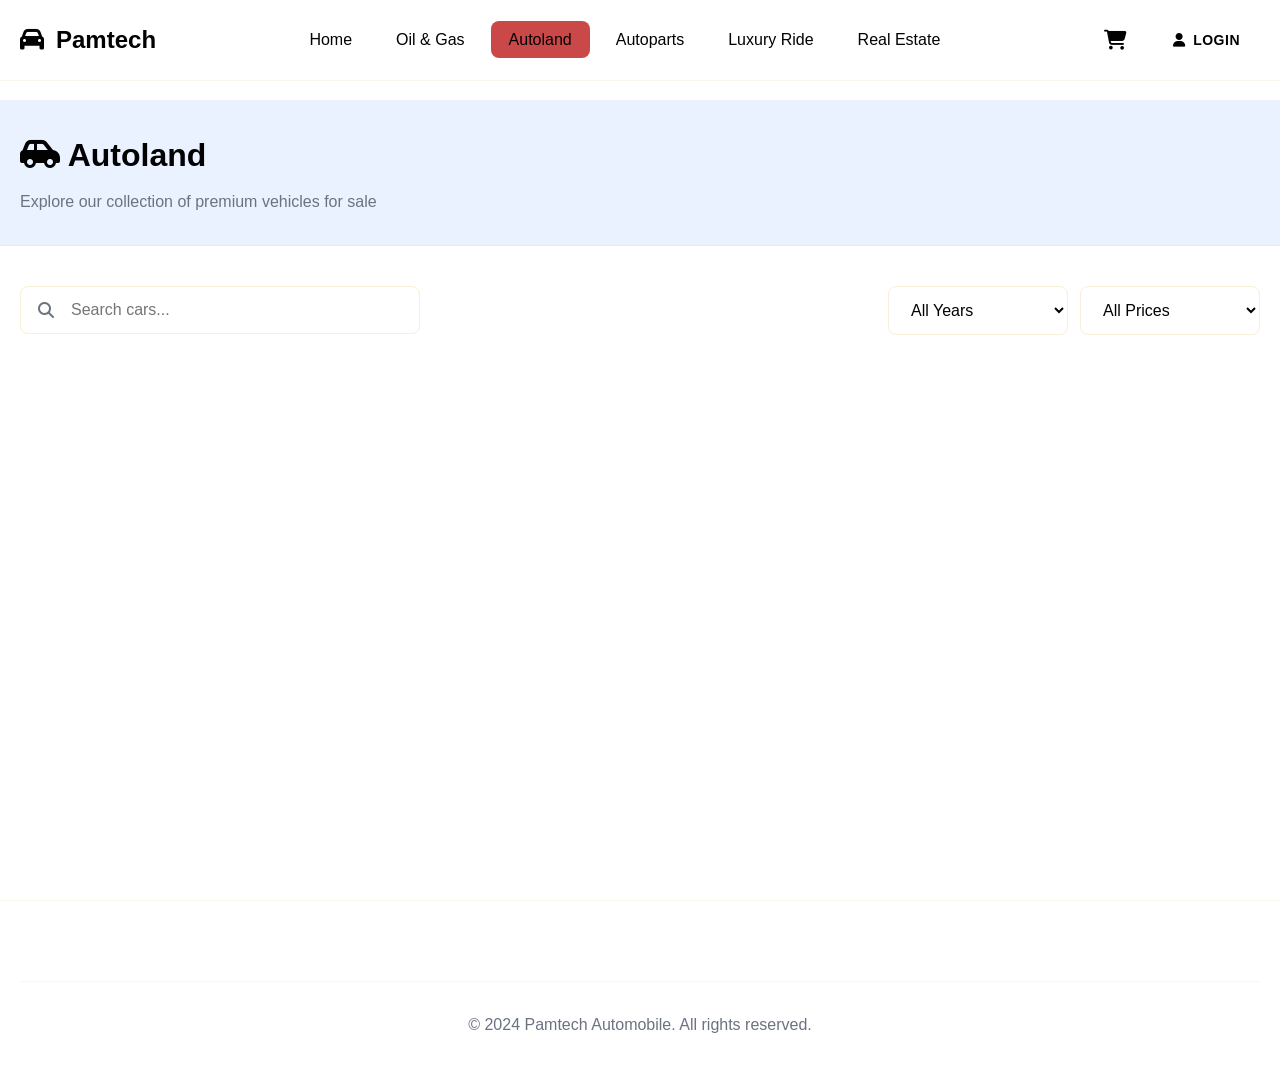
<file: cars.html>
<!DOCTYPE html>
<html lang="en">
<head>
    <meta charset="UTF-8">
    <meta name="viewport" content="width=device-width, initial-scale=1.0">
    <title>Autoland - Pamtech Automobile</title>
    <meta name="description" content="Explore our collection of premium vehicles for sale at Pamtech Autoland.">
    
    <!-- Font Awesome -->
    <link rel="stylesheet" href="https://cdnjs.cloudflare.com/ajax/libs/font-awesome/6.4.0/css/all.min.css">
    
    <!-- Main Stylesheet -->
    <link rel="stylesheet" href="style.css">
</head>
<body>
    <!-- Navigation -->
    <nav class="navbar">
        <div class="container">
            <a href="index.html" class="logo">
                <div class="logo-icon">
                    <i class="fas fa-car"></i>
                </div>
                <span class="logo-text">Pam<span>tech</span></span>
            </a>
            
            <ul class="nav-menu">
                <li><a href="index.html" class="nav-link">Home</a></li>
                <li><a href="fuel.html" class="nav-link">Oil & Gas</a></li>
                <li><a href="cars.html" class="nav-link active">Autoland</a></li>
                <li><a href="autoparts.html" class="nav-link">Autoparts</a></li>
                <li><a href="luxury-rides.html" class="nav-link">Luxury Ride</a></li>
                <li><a href="properties.html" class="nav-link">Real Estate</a></li>
            </ul>
            
            <div class="nav-actions">
                <a href="cart.html" class="cart-icon">
                    <i class="fas fa-shopping-cart"></i>
                    <span class="cart-count" style="display: none;">0</span>
                </a>
                <a href="login.html" class="btn btn-primary btn-sm auth-link">
                    <i class="fas fa-user"></i> Login
                </a>
            </div>
        </div>
    </nav>

    <!-- Cars Page -->
    <div class="dashboard-page">
        <div class="dashboard-header">
            <div class="container">
                <h1><i class="fas fa-car-side"></i> Autoland</h1>
                <p>Explore our collection of premium vehicles for sale</p>
            </div>
        </div>
        
        <div class="container">
            <!-- Search and Filter -->
            <div class="products-header">
                <div class="search-box">
                    <i class="fas fa-search"></i>
                    <input type="text" id="search-input" placeholder="Search cars...">
                </div>
                <div style="display: flex; gap: 12px; flex-wrap: wrap;">
                    <select id="year-filter" class="filter-select">
                        <option value="">All Years</option>
                        <option value="2021">2021 & Newer</option>
                        <option value="2019">2019 & Newer</option>
                        <option value="2017">2017 & Newer</option>
                        <option value="2015">2015 & Newer</option>
                    </select>
                    <select id="price-filter" class="filter-select">
                        <option value="">All Prices</option>
                        <option value="0-20000000">Under ₦20M</option>
                        <option value="20000000-50000000">₦20M - ₦50M</option>
                        <option value="50000000+">Above ₦50M</option>
                    </select>
                </div>
            </div>
            
            <!-- Cars Grid -->
            <div class="products-grid" id="cars-grid">
                <!-- Cars will be loaded dynamically -->
            </div>
            
            <!-- No Results -->
            <div id="no-results" style="display: none; text-align: center; padding: 60px 20px;">
                <i class="fas fa-car" style="font-size: 4rem; color: var(--primary-gold); opacity: 0.5; margin-bottom: 20px;"></i>
                <h3>No cars found</h3>
                <p style="color: var(--text-muted);">Try adjusting your search or filter</p>
            </div>
        </div>
    </div>

    <!-- Footer -->
    <footer class="footer">
        <div class="container">
            <div class="footer-bottom">
                <p>&copy; 2024 Pamtech Automobile. All rights reserved.</p>
            </div>
        </div>
    </footer>

    <!-- Main JavaScript -->
    <script src="script.js"></script>
    
    <!-- Cars Script -->
    <script>
        document.addEventListener('DOMContentLoaded', () => {
            loadCars();
            
            // Search functionality
            const searchInput = document.getElementById('search-input');
            searchInput.addEventListener('input', Pamtech.Utils.debounce(() => {
                loadCars();
            }, 300));
            
            // Filter handlers
            document.getElementById('year-filter').addEventListener('change', loadCars);
            document.getElementById('price-filter').addEventListener('change', loadCars);
        });
        
        function loadCars() {
            const searchQuery = document.getElementById('search-input').value;
            const yearFilter = document.getElementById('year-filter').value;
            const priceFilter = document.getElementById('price-filter').value;
            
            let cars = Pamtech.Cars.getAll();
            
            // Apply search
            if (searchQuery) {
                cars = cars.filter(c => 
                    c.name.toLowerCase().includes(searchQuery.toLowerCase())
                );
            }
            
            // Apply year filter
            if (yearFilter) {
                cars = cars.filter(c => c.year >= parseInt(yearFilter));
            }
            
            // Apply price filter
            if (priceFilter) {
                if (priceFilter === '0-20000000') {
                    cars = cars.filter(c => c.price < 20000000);
                } else if (priceFilter === '20000000-50000000') {
                    cars = cars.filter(c => c.price >= 20000000 && c.price <= 50000000);
                } else if (priceFilter === '50000000+') {
                    cars = cars.filter(c => c.price > 50000000);
                }
            }
            
            const carsGrid = document.getElementById('cars-grid');
            const noResults = document.getElementById('no-results');
            
            if (cars.length === 0) {
                carsGrid.innerHTML = '';
                noResults.style.display = 'block';
                return;
            }
            
            noResults.style.display = 'none';
            
            carsGrid.innerHTML = cars.map(car => `
                <div class="product-card">
                    <img src="${car.image}" alt="${car.name}" class="product-image" style="height: 220px;">
                    <div class="product-info">
                        <div style="display: flex; justify-content: space-between; align-items: flex-start; margin-bottom: 8px;">
                            <h3 class="product-name">${car.name}</h3>
                            <span class="badge badge-gold">${car.year}</span>
                        </div>
                        <p style="color: var(--text-muted); font-size: 0.875rem; margin-bottom: 12px;">
                            <i class="fas fa-tachometer-alt"></i> ${car.mileage.toLocaleString()} km • 
                            <i class="fas fa-gas-pump"></i> ${car.fuel} • 
                            <i class="fas fa-cog"></i> ${car.transmission}
                        </p>
                        <div style="display: flex; gap: 8px; margin-bottom: 12px; flex-wrap: wrap;">
                            ${car.features.slice(0, 3).map(f => `<span style="font-size: 0.75rem; background: rgba(212, 175, 55, 0.1); color: var(--primary-gold); padding: 4px 8px; border-radius: 4px;">${f}</span>`).join('')}
                        </div>
                        <div class="product-price">${Pamtech.Utils.formatCurrency(car.price)}</div>
                        <div class="product-actions">
                            <a href="car-details.html?id=${car.id}" class="btn btn-primary btn-sm" style="flex: 1;">
                                <i class="fas fa-eye"></i> View Details
                            </a>
                        </div>
                    </div>
                </div>
            `).join('');
        }
    </script>
</body>
</html>
</file>
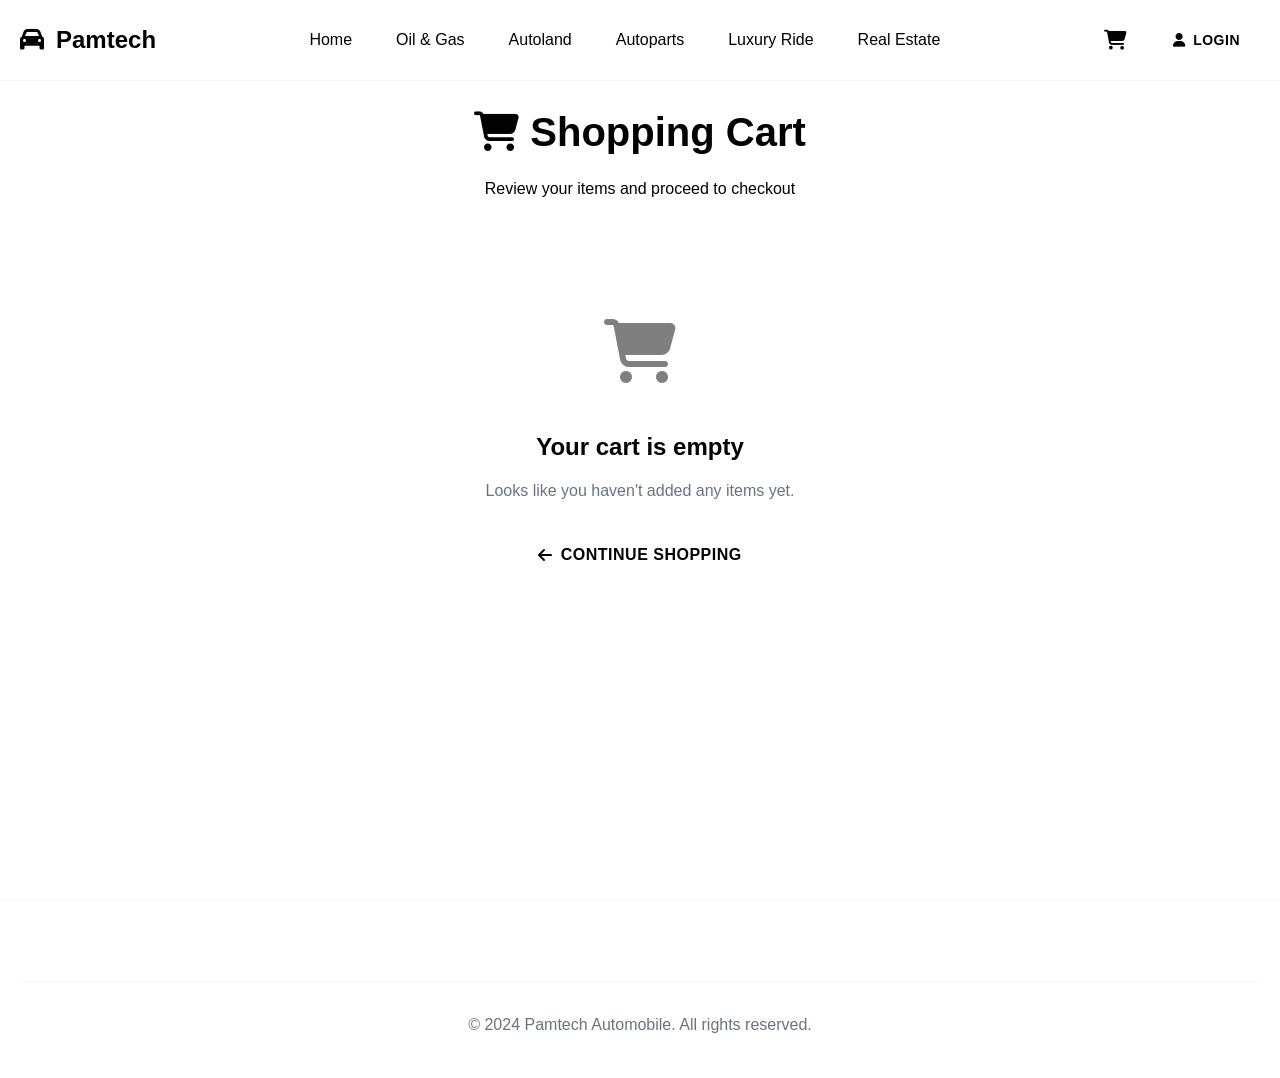
<file: cart.html>
<!DOCTYPE html>
<html lang="en">
<head>
    <meta charset="UTF-8">
    <meta name="viewport" content="width=device-width, initial-scale=1.0">
    <title>Shopping Cart - Pamtech Automobile</title>
    <meta name="description" content="Your shopping cart at Pamtech Autoparts.">
    
    <!-- Font Awesome -->
    <link rel="stylesheet" href="https://cdnjs.cloudflare.com/ajax/libs/font-awesome/6.4.0/css/all.min.css">
    
    <!-- Main Stylesheet -->
    <link rel="stylesheet" href="style.css">
</head>
<body>
    <!-- Navigation -->
    <nav class="navbar">
        <div class="container">
            <a href="index.html" class="logo">
                <div class="logo-icon">
                    <i class="fas fa-car"></i>
                </div>
                <span class="logo-text">Pam<span>tech</span></span>
            </a>
            
            <ul class="nav-menu">
                <li><a href="index.html" class="nav-link">Home</a></li>
                <li><a href="fuel.html" class="nav-link">Oil & Gas</a></li>
                <li><a href="cars.html" class="nav-link">Autoland</a></li>
                <li><a href="autoparts.html" class="nav-link">Autoparts</a></li>
                <li><a href="luxury-rides.html" class="nav-link">Luxury Ride</a></li>
                <li><a href="properties.html" class="nav-link">Real Estate</a></li>
            </ul>
            
            <div class="nav-actions">
                <a href="cart.html" class="cart-icon">
                    <i class="fas fa-shopping-cart"></i>
                    <span class="cart-count" style="display: none;">0</span>
                </a>
                <a href="login.html" class="btn btn-primary btn-sm auth-link">
                    <i class="fas fa-user"></i> Login
                </a>
            </div>
        </div>
    </nav>

    <!-- Cart Page -->
    <div class="cart-page">
        <div class="container">
            <div class="cart-container">
                <div class="cart-header">
                    <h1><i class="fas fa-shopping-cart"></i> Shopping Cart</h1>
                    <p>Review your items and proceed to checkout</p>
                </div>
                
                <div id="cart-content">
                    <!-- Cart content will be loaded dynamically -->
                </div>
            </div>
        </div>
    </div>

    <!-- Checkout Modal -->
    <div class="modal-overlay" id="checkout-modal">
        <div class="modal" style="max-width: 500px;">
            <div class="modal-header">
                <h3>Checkout</h3>
                <button class="modal-close" onclick="closeCheckoutModal()">&times;</button>
            </div>
            <div style="padding: 20px;">
                <div id="checkout-step-1">
                    <h4 style="margin-bottom: 20px;">Order Summary</h4>
                    <div id="checkout-summary" style="background: var(--bg-dark-tertiary); border-radius: var(--radius-md); padding: 20px; margin-bottom: 20px;">
                        <!-- Summary will be loaded here -->
                    </div>
                    
                    <h4 style="margin-bottom: 20px;">Delivery Information</h4>
                    <form id="checkout-form">
                        <div class="form-group">
                            <label class="form-label">Full Name</label>
                            <input type="text" id="checkout-name" class="form-input" required>
                        </div>
                        <div class="form-group">
                            <label class="form-label">Phone Number</label>
                            <input type="tel" id="checkout-phone" class="form-input" required>
                        </div>
                        <div class="form-group">
                            <label class="form-label">Delivery Address</label>
                            <textarea id="checkout-address" class="form-textarea" rows="3" required></textarea>
                        </div>
                        <button type="submit" class="btn btn-primary" style="width: 100%;">
                            <i class="fas fa-credit-card"></i> Pay Now
                        </button>
                    </form>
                </div>
                
                <div id="checkout-step-2" style="display: none; text-align: center;">
                    <div class="spinner" style="margin: 0 auto 20px;"></div>
                    <p>Processing payment...</p>
                </div>
                
                <div id="checkout-step-3" style="display: none; text-align: center;">
                    <div style="width: 80px; height: 80px; background: var(--accent-green); border-radius: 50%; display: flex; align-items: center; justify-content: center; margin: 0 auto 20px;">
                        <i class="fas fa-check" style="font-size: 2rem; color: white;"></i>
                    </div>
                    <h3 style="margin-bottom: 12px;">Order Placed Successfully!</h3>
                    <p style="color: var(--text-muted); margin-bottom: 24px;">Thank you for your purchase. Your order has been received.</p>
                    <a href="autoparts.html" class="btn btn-primary">Continue Shopping</a>
                </div>
            </div>
        </div>
    </div>

    <!-- Footer -->
    <footer class="footer">
        <div class="container">
            <div class="footer-bottom">
                <p>&copy; 2024 Pamtech Automobile. All rights reserved.</p>
            </div>
        </div>
    </footer>

    <!-- Main JavaScript -->
    <script src="script.js"></script>
    
    <!-- Cart Script -->
    <script>
        document.addEventListener('DOMContentLoaded', () => {
            loadCart();
            
            // Pre-fill checkout form if user is logged in
            if (Pamtech.Auth.isLoggedIn()) {
                const user = Pamtech.Auth.getCurrentUser();
                document.getElementById('checkout-name').value = user.name || '';
                document.getElementById('checkout-phone').value = user.phone || '';
            }
        });
        
        function loadCart() {
            const cartItems = Pamtech.Cart.getItems();
            const cartContent = document.getElementById('cart-content');
            
            if (cartItems.length === 0) {
                cartContent.innerHTML = `
                    <div class="empty-cart">
                        <div class="empty-cart-icon">
                            <i class="fas fa-shopping-cart"></i>
                        </div>
                        <h3>Your cart is empty</h3>
                        <p>Looks like you haven't added any items yet.</p>
                        <a href="autoparts.html" class="btn btn-primary">
                            <i class="fas fa-arrow-left"></i> Continue Shopping
                        </a>
                    </div>
                `;
                return;
            }
            
            const subtotal = Pamtech.Cart.getTotal();
            const shipping = subtotal > 50000 ? 0 : 3000;
            const total = subtotal + shipping;
            
            cartContent.innerHTML = `
                <div class="grid grid-2" style="gap: 30px;">
                    <div class="cart-items">
                        ${cartItems.map(item => `
                            <div class="cart-item">
                                <img src="${item.image}" alt="${item.name}" class="cart-item-image">
                                <div class="cart-item-details">
                                    <h3>${item.name}</h3>
                                    <p style="color: var(--text-muted); font-size: 0.875rem;">${item.category}</p>
                                </div>
                                <div class="quantity-control">
                                    <button class="quantity-btn" onclick="updateQuantity(${item.id}, ${item.quantity - 1})">-</button>
                                    <span class="quantity-value">${item.quantity}</span>
                                    <button class="quantity-btn" onclick="updateQuantity(${item.id}, ${item.quantity + 1})">+</button>
                                </div>
                                <div class="cart-item-price">${Pamtech.Utils.formatCurrency(item.price * item.quantity)}</div>
                                <button class="remove-btn" onclick="removeItem(${item.id})">
                                    <i class="fas fa-trash"></i>
                                </button>
                            </div>
                        `).join('')}
                    </div>
                    
                    <div class="cart-summary">
                        <h3 style="margin-bottom: 20px;">Order Summary</h3>
                        <div class="summary-row">
                            <span>Subtotal</span>
                            <span>${Pamtech.Utils.formatCurrency(subtotal)}</span>
                        </div>
                        <div class="summary-row">
                            <span>Shipping</span>
                            <span>${shipping === 0 ? 'FREE' : Pamtech.Utils.formatCurrency(shipping)}</span>
                        </div>
                        <div class="summary-row total">
                            <span>Total</span>
                            <span>${Pamtech.Utils.formatCurrency(total)}</span>
                        </div>
                        <div class="cart-actions">
                            <a href="autoparts.html" class="btn btn-secondary" style="flex: 1;">
                                <i class="fas fa-arrow-left"></i> Continue
                            </a>
                            <button class="btn btn-primary" style="flex: 1;" onclick="openCheckout()">
                                <i class="fas fa-credit-card"></i> Checkout
                            </button>
                        </div>
                        <div style="margin-top: 20px; padding-top: 20px; border-top: 1px solid rgba(212, 175, 55, 0.1); text-align: center;">
                            <p style="color: var(--text-muted); font-size: 0.875rem;">
                                <i class="fas fa-shield-alt"></i> Secure checkout
                            </p>
                        </div>
                    </div>
                </div>
            `;
        }
        
        function updateQuantity(productId, quantity) {
            Pamtech.Cart.updateQuantity(productId, quantity);
            loadCart();
        }
        
        function removeItem(productId) {
            Pamtech.Cart.removeItem(productId);
            loadCart();
        }
        
        function openCheckout() {
            const cartItems = Pamtech.Cart.getItems();
            const subtotal = Pamtech.Cart.getTotal();
            const shipping = subtotal > 50000 ? 0 : 3000;
            const total = subtotal + shipping;
            
            document.getElementById('checkout-summary').innerHTML = `
                <div style="display: flex; justify-content: space-between; margin-bottom: 8px;">
                    <span style="color: var(--text-muted);">Items:</span>
                    <span>${cartItems.length}</span>
                </div>
                <div style="display: flex; justify-content: space-between; margin-bottom: 8px;">
                    <span style="color: var(--text-muted);">Subtotal:</span>
                    <span>${Pamtech.Utils.formatCurrency(subtotal)}</span>
                </div>
                <div style="display: flex; justify-content: space-between; margin-bottom: 8px;">
                    <span style="color: var(--text-muted);">Shipping:</span>
                    <span>${shipping === 0 ? 'FREE' : Pamtech.Utils.formatCurrency(shipping)}</span>
                </div>
                <div style="display: flex; justify-content: space-between; padding-top: 12px; border-top: 1px solid rgba(212, 175, 55, 0.2); margin-top: 12px;">
                    <span style="font-weight: 600;">Total:</span>
                    <span style="font-weight: 700; color: var(--primary-gold);">${Pamtech.Utils.formatCurrency(total)}</span>
                </div>
            `;
            
            document.getElementById('checkout-modal').classList.add('active');
        }
        
        function closeCheckoutModal() {
            document.getElementById('checkout-modal').classList.remove('active');
        }
        
        // Checkout form submission
        document.getElementById('checkout-form').addEventListener('submit', (e) => {
            e.preventDefault();
            
            // Show processing
            document.getElementById('checkout-step-1').style.display = 'none';
            document.getElementById('checkout-step-2').style.display = 'block';
            
            // Simulate payment processing
            setTimeout(() => {
                const result = Pamtech.Cart.checkout();
                
                if (result.success) {
                    document.getElementById('checkout-step-2').style.display = 'none';
                    document.getElementById('checkout-step-3').style.display = 'block';
                    
                    // Update cart display
                    loadCart();
                } else {
                    Pamtech.showNotification(result.message, 'error');
                    document.getElementById('checkout-step-2').style.display = 'none';
                    document.getElementById('checkout-step-1').style.display = 'block';
                }
            }, 2000);
        });
    </script>
</body>
</html>
</file>
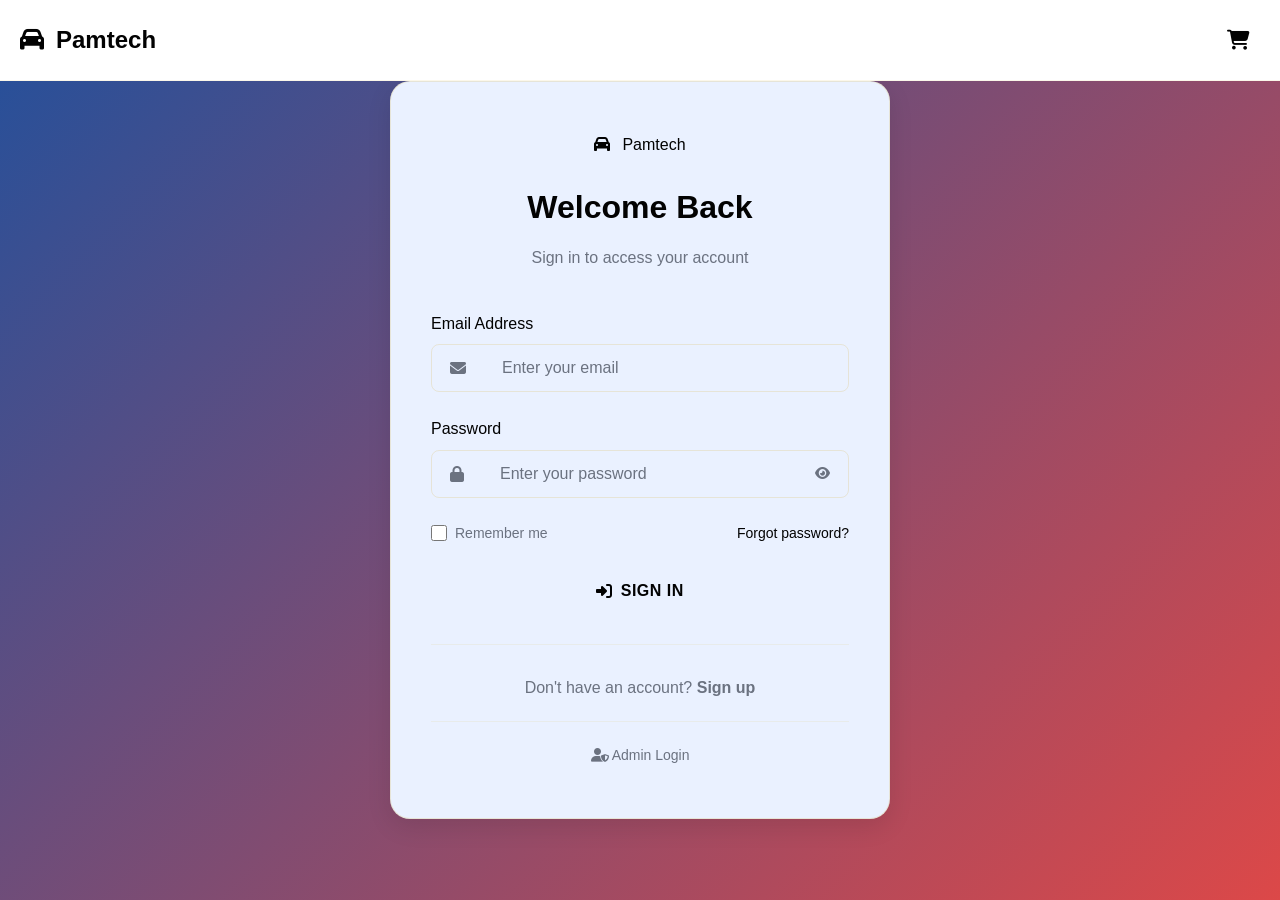
<file: dashboard.html>
<!DOCTYPE html>
<html lang="en">
<head>
    <meta charset="UTF-8">
    <meta name="viewport" content="width=device-width, initial-scale=1.0">
    <title>Dashboard - Pamtech Automobile</title>
    <meta name="description" content="Your Pamtech Automobile account dashboard.">
    
    <!-- Font Awesome -->
    <link rel="stylesheet" href="https://cdnjs.cloudflare.com/ajax/libs/font-awesome/6.4.0/css/all.min.css">
    
    <!-- Main Stylesheet -->
    <link rel="stylesheet" href="style.css">
</head>
<body>
    <!-- Navigation -->
    <nav class="navbar">
        <div class="container">
            <a href="index.html" class="logo">
                <div class="logo-icon">
                    <i class="fas fa-car"></i>
                </div>
                <span class="logo-text">Pam<span>tech</span></span>
            </a>
            
            <ul class="nav-menu">
                <li><a href="index.html" class="nav-link">Home</a></li>
                <li><a href="fuel.html" class="nav-link">Oil & Gas</a></li>
                <li><a href="cars.html" class="nav-link">Autoland</a></li>
                <li><a href="autoparts.html" class="nav-link">Autoparts</a></li>
                <li><a href="luxury-rides.html" class="nav-link">Luxury Ride</a></li>
                <li><a href="properties.html" class="nav-link">Real Estate</a></li>
            </ul>
            
            <div class="nav-actions">
                <a href="cart.html" class="cart-icon">
                    <i class="fas fa-shopping-cart"></i>
                    <span class="cart-count" style="display: none;">0</span>
                </a>
                <a href="dashboard.html" class="btn btn-primary btn-sm">
                    <i class="fas fa-user"></i> Dashboard
                </a>
            </div>
        </div>
    </nav>

    <!-- Dashboard Page -->
    <div class="dashboard-page">
        <div class="dashboard-header">
            <div class="container">
                <h1>My Dashboard</h1>
                <p>Welcome back, <span id="user-name">User</span>!</p>
            </div>
        </div>
        
        <div class="container">
            <div class="dashboard-grid">
                <!-- Sidebar -->
                <aside class="dashboard-sidebar">
                    <nav class="sidebar-menu">
                        <a href="#overview" class="sidebar-link active" data-tab="overview">
                            <i class="fas fa-home"></i> Overview
                        </a>
                        <a href="#profile" class="sidebar-link" data-tab="profile">
                            <i class="fas fa-user"></i> Profile
                        </a>
                        <a href="#orders" class="sidebar-link" data-tab="orders">
                            <i class="fas fa-shopping-bag"></i> My Orders
                        </a>
                        <a href="#bookings" class="sidebar-link" data-tab="bookings">
                            <i class="fas fa-calendar"></i> My Bookings
                        </a>
                        <a href="#fuel" class="sidebar-link" data-tab="fuel">
                            <i class="fas fa-gas-pump"></i> Fuel History
                        </a>
                        <a href="#" id="logout-btn" class="sidebar-link" style="color: var(--accent-red);">
                            <i class="fas fa-sign-out-alt"></i> Logout
                        </a>
                    </nav>
                </aside>
                
                <!-- Main Content -->
                <main class="dashboard-content">
                    <!-- Overview Tab -->
                    <div id="overview-tab" class="tab-content active">
                        <h2 style="margin-bottom: 24px;">Overview</h2>
                        
                        <div class="dashboard-stats">
                            <div class="stat-card">
                                <div class="stat-card-icon">
                                    <i class="fas fa-shopping-bag"></i>
                                </div>
                                <div class="stat-card-value" id="total-orders">0</div>
                                <div class="stat-card-label">Total Orders</div>
                            </div>
                            <div class="stat-card">
                                <div class="stat-card-icon">
                                    <i class="fas fa-calendar-check"></i>
                                </div>
                                <div class="stat-card-value" id="total-bookings">0</div>
                                <div class="stat-card-label">Total Bookings</div>
                            </div>
                            <div class="stat-card">
                                <div class="stat-card-icon">
                                    <i class="fas fa-gas-pump"></i>
                                </div>
                                <div class="stat-card-value" id="total-fuel">0</div>
                                <div class="stat-card-label">Fuel Purchases</div>
                            </div>
                            <div class="stat-card">
                                <div class="stat-card-icon">
                                    <i class="fas fa-wallet"></i>
                                </div>
                                <div class="stat-card-value" id="total-spent">₦0</div>
                                <div class="stat-card-label">Total Spent</div>
                            </div>
                        </div>
                        
                        <h3 style="margin: 30px 0 20px;">Recent Activity</h3>
                        <div id="recent-activity" style="background: var(--bg-dark-tertiary); border-radius: var(--radius-md); padding: 20px;">
                            <p style="color: var(--text-muted); text-align: center;">No recent activity</p>
                        </div>
                    </div>
                    
                    <!-- Profile Tab -->
                    <div id="profile-tab" class="tab-content" style="display: none;">
                        <h2 style="margin-bottom: 24px;">My Profile</h2>
                        
                        <form id="profile-form">
                            <div class="grid grid-2" style="gap: 20px;">
                                <div class="form-group">
                                    <label class="form-label">Full Name</label>
                                    <input type="text" id="profile-name" class="form-input" required>
                                </div>
                                <div class="form-group">
                                    <label class="form-label">Email Address</label>
                                    <input type="email" id="profile-email" class="form-input" readonly style="opacity: 0.7;">
                                </div>
                            </div>
                            
                            <div class="form-group">
                                <label class="form-label">Phone Number</label>
                                <input type="tel" id="profile-phone" class="form-input" required>
                            </div>
                            
                            <div class="form-group">
                                <label class="form-label">Address</label>
                                <textarea id="profile-address" class="form-textarea" placeholder="Enter your address"></textarea>
                            </div>
                            
                            <button type="submit" class="btn btn-primary">
                                <i class="fas fa-save"></i> Save Changes
                            </button>
                        </form>
                    </div>
                    
                    <!-- Orders Tab -->
                    <div id="orders-tab" class="tab-content" style="display: none;">
                        <h2 style="margin-bottom: 24px;">My Orders</h2>
                        
                        <div id="orders-list">
                            <p style="color: var(--text-muted); text-align: center; padding: 40px;">No orders yet</p>
                        </div>
                    </div>
                    
                    <!-- Bookings Tab -->
                    <div id="bookings-tab" class="tab-content" style="display: none;">
                        <h2 style="margin-bottom: 24px;">My Bookings</h2>
                        
                        <div id="bookings-list">
                            <p style="color: var(--text-muted); text-align: center; padding: 40px;">No bookings yet</p>
                        </div>
                    </div>
                    
                    <!-- Fuel Tab -->
                    <div id="fuel-tab" class="tab-content" style="display: none;">
                        <h2 style="margin-bottom: 24px;">Fuel Purchase History</h2>
                        
                        <div id="fuel-list">
                            <p style="color: var(--text-muted); text-align: center; padding: 40px;">No fuel purchases yet</p>
                        </div>
                    </div>
                </main>
            </div>
        </div>
    </div>

    <!-- Footer -->
    <footer class="footer">
        <div class="container">
            <div class="footer-bottom">
                <p>&copy; 2024 Pamtech Automobile. All rights reserved.</p>
            </div>
        </div>
    </footer>

    <!-- Main JavaScript -->
    <script src="script.js"></script>
    
    <!-- Dashboard Script -->
    <script>
        document.addEventListener('DOMContentLoaded', () => {
            // Check authentication
            if (!Pamtech.Auth.isLoggedIn()) {
                window.location.href = 'login.html';
                return;
            }
            
            const currentUser = Pamtech.Auth.getCurrentUser();
            document.getElementById('user-name').textContent = currentUser.name;
            
            // Load profile data
            document.getElementById('profile-name').value = currentUser.name || '';
            document.getElementById('profile-email').value = currentUser.email || '';
            document.getElementById('profile-phone').value = currentUser.phone || '';
            document.getElementById('profile-address').value = currentUser.address || '';
            
            // Tab switching
            const sidebarLinks = document.querySelectorAll('.sidebar-link[data-tab]');
            const tabContents = document.querySelectorAll('.tab-content');
            
            sidebarLinks.forEach(link => {
                link.addEventListener('click', (e) => {
                    e.preventDefault();
                    
                    const tabId = link.dataset.tab;
                    
                    // Update active states
                    sidebarLinks.forEach(l => l.classList.remove('active'));
                    link.classList.add('active');
                    
                    tabContents.forEach(content => {
                        content.style.display = 'none';
                        content.classList.remove('active');
                    });
                    
                    const activeTab = document.getElementById(`${tabId}-tab`);
                    if (activeTab) {
                        activeTab.style.display = 'block';
                        activeTab.classList.add('active');
                    }
                });
            });
            
            // Load dashboard stats
            loadDashboardStats();
            
            // Load orders
            loadOrders();
            
            // Load bookings
            loadBookings();
            
            // Load fuel history
            loadFuelHistory();
            
            // Profile form submission
            document.getElementById('profile-form').addEventListener('submit', (e) => {
                e.preventDefault();
                
                const updates = {
                    name: document.getElementById('profile-name').value,
                    phone: document.getElementById('profile-phone').value,
                    address: document.getElementById('profile-address').value
                };
                
                const result = Pamtech.Auth.updateProfile(updates);
                
                if (result.success) {
                    Pamtech.showNotification(result.message, 'success');
                    document.getElementById('user-name').textContent = updates.name;
                } else {
                    Pamtech.showNotification(result.message, 'error');
                }
            });
            
            // Logout
            document.getElementById('logout-btn').addEventListener('click', (e) => {
                e.preventDefault();
                Pamtech.Auth.logout();
            });
        });
        
        function loadDashboardStats() {
            const currentUser = Pamtech.Auth.getCurrentUser();
            const userId = currentUser.id;
            
            // Get orders
            const orders = (Pamtech.Storage.get('orders') || []).filter(o => o.userId === userId);
            document.getElementById('total-orders').textContent = orders.length;
            
            // Get bookings
            const bookings = (Pamtech.Storage.get('bookings') || []).filter(b => b.userId === userId);
            document.getElementById('total-bookings').textContent = bookings.length;
            
            // Get fuel transactions
            const fuelTransactions = (Pamtech.Storage.get('fuelTransactions') || []).filter(f => f.userId === userId);
            document.getElementById('total-fuel').textContent = fuelTransactions.length;
            
            // Calculate total spent
            let totalSpent = 0;
            orders.forEach(o => totalSpent += o.total);
            bookings.forEach(b => totalSpent += b.totalAmount);
            fuelTransactions.forEach(f => totalSpent += f.total);
            document.getElementById('total-spent').textContent = Pamtech.Utils.formatCurrency(totalSpent);
        }
        
        function loadOrders() {
            const currentUser = Pamtech.Auth.getCurrentUser();
            const orders = (Pamtech.Storage.get('orders') || [])
                .filter(o => o.userId === currentUser.id)
                .sort((a, b) => new Date(b.date) - new Date(a.date));
            
            const ordersList = document.getElementById('orders-list');
            
            if (orders.length === 0) {
                ordersList.innerHTML = '<p style="color: var(--text-muted); text-align: center; padding: 40px;">No orders yet</p>';
                return;
            }
            
            ordersList.innerHTML = orders.map(order => `
                <div style="background: var(--bg-dark-tertiary); border-radius: var(--radius-md); padding: 20px; margin-bottom: 16px;">
                    <div style="display: flex; justify-content: space-between; align-items: center; margin-bottom: 12px;">
                        <span style="font-weight: 600;">Order #${order.id.toString().slice(-6)}</span>
                        <span class="badge ${order.status === 'Delivered' ? 'badge-success' : 'badge-gold'}">${order.status}</span>
                    </div>
                    <p style="color: var(--text-muted); font-size: 0.875rem; margin-bottom: 8px;">
                        <i class="fas fa-calendar"></i> ${Pamtech.Utils.formatDate(order.date)}
                    </p>
                    <p style="color: var(--text-muted); font-size: 0.875rem; margin-bottom: 12px;">
                        ${order.items.length} item(s)
                    </p>
                    <div style="display: flex; justify-content: space-between; align-items: center;">
                        <span style="font-size: 1.25rem; font-weight: 700; color: var(--primary-gold);">
                            ${Pamtech.Utils.formatCurrency(order.total)}
                        </span>
                    </div>
                </div>
            `).join('');
        }
        
        function loadBookings() {
            const currentUser = Pamtech.Auth.getCurrentUser();
            const bookings = (Pamtech.Storage.get('bookings') || [])
                .filter(b => b.userId === currentUser.id)
                .sort((a, b) => new Date(b.createdAt) - new Date(a.createdAt));
            
            const bookingsList = document.getElementById('bookings-list');
            
            if (bookings.length === 0) {
                bookingsList.innerHTML = '<p style="color: var(--text-muted); text-align: center; padding: 40px;">No bookings yet</p>';
                return;
            }
            
            bookingsList.innerHTML = bookings.map(booking => `
                <div style="background: var(--bg-dark-tertiary); border-radius: var(--radius-md); padding: 20px; margin-bottom: 16px;">
                    <div style="display: flex; justify-content: space-between; align-items: center; margin-bottom: 12px;">
                        <span style="font-weight: 600;">${booking.vehicleName}</span>
                        <span class="badge ${booking.status === 'Confirmed' ? 'badge-success' : 'badge-gold'}">${booking.status}</span>
                    </div>
                    <p style="color: var(--text-muted); font-size: 0.875rem; margin-bottom: 8px;">
                        <i class="fas fa-calendar"></i> ${Pamtech.Utils.formatDate(booking.createdAt)}
                    </p>
                    <p style="color: var(--text-muted); font-size: 0.875rem; margin-bottom: 8px;">
                        <i class="fas fa-clock"></i> ${booking.duration} day(s)
                    </p>
                    <p style="color: var(--text-muted); font-size: 0.875rem; margin-bottom: 12px;">
                        <i class="fas fa-map-marker-alt"></i> ${booking.pickupLocation}
                    </p>
                    <div style="font-size: 1.25rem; font-weight: 700; color: var(--primary-gold);">
                        ${Pamtech.Utils.formatCurrency(booking.totalAmount)}
                    </div>
                </div>
            `).join('');
        }
        
        function loadFuelHistory() {
            const currentUser = Pamtech.Auth.getCurrentUser();
            const transactions = (Pamtech.Storage.get('fuelTransactions') || [])
                .filter(f => f.userId === currentUser.id)
                .sort((a, b) => new Date(b.createdAt) - new Date(a.createdAt));
            
            const fuelList = document.getElementById('fuel-list');
            
            if (transactions.length === 0) {
                fuelList.innerHTML = '<p style="color: var(--text-muted); text-align: center; padding: 40px;">No fuel purchases yet</p>';
                return;
            }
            
            fuelList.innerHTML = transactions.map(tx => `
                <div style="background: var(--bg-dark-tertiary); border-radius: var(--radius-md); padding: 20px; margin-bottom: 16px;">
                    <div style="display: flex; justify-content: space-between; align-items: center; margin-bottom: 12px;">
                        <span style="font-weight: 600; text-transform: uppercase;">${tx.fuelType}</span>
                        <span class="qr-status ${tx.status.toLowerCase()}">${tx.status}</span>
                    </div>
                    <p style="color: var(--text-muted); font-size: 0.875rem; margin-bottom: 8px;">
                        <i class="fas fa-calendar"></i> ${Pamtech.Utils.formatDate(tx.createdAt)}
                    </p>
                    <p style="color: var(--text-muted); font-size: 0.875rem; margin-bottom: 8px;">
                        <i class="fas fa-tint"></i> ${tx.liters} Liters
                    </p>
                    <p style="color: var(--text-muted); font-size: 0.875rem; margin-bottom: 12px; font-family: monospace;">
                        <i class="fas fa-qrcode"></i> ${tx.qrCode}
                    </p>
                    <div style="display: flex; justify-content: space-between; align-items: center;">
                        <span style="font-size: 1.25rem; font-weight: 700; color: var(--primary-gold);">
                            ${Pamtech.Utils.formatCurrency(tx.total)}
                        </span>
                        <a href="fuel-qr.html?id=${tx.id}" class="btn btn-sm btn-secondary">View QR</a>
                    </div>
                </div>
            `).join('');
        }
    </script>
</body>
</html>
</file>
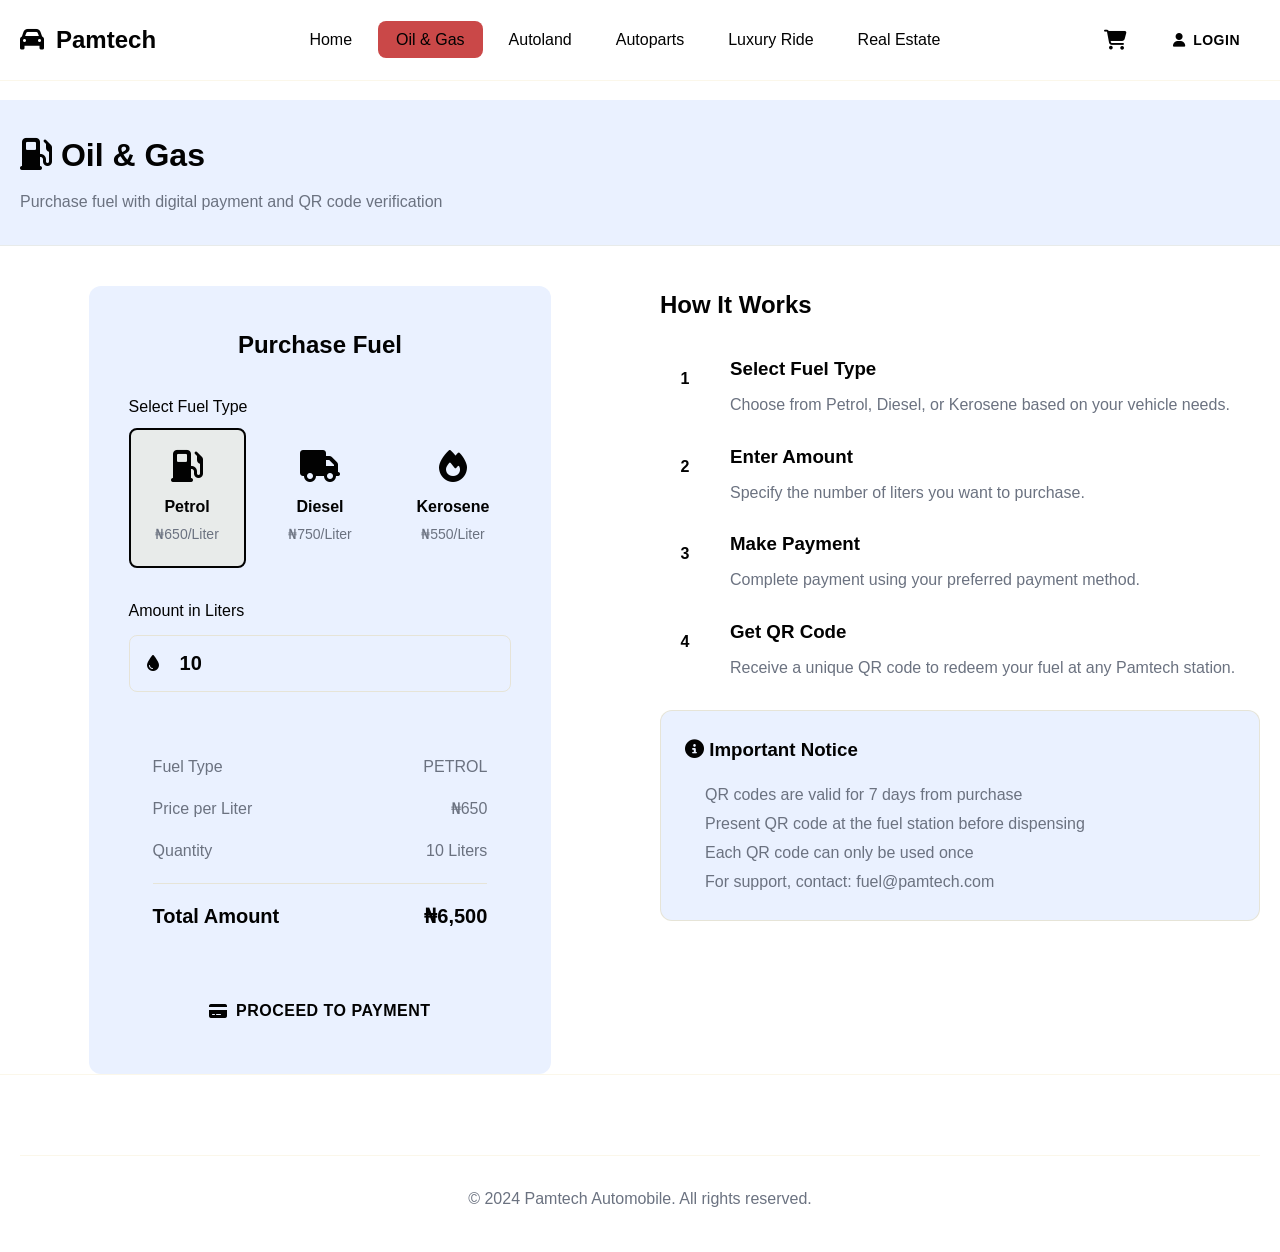
<file: fuel.html>
<!DOCTYPE html>
<html lang="en">
<head>
    <meta charset="UTF-8">
    <meta name="viewport" content="width=device-width, initial-scale=1.0">
    <title>Oil & Gas - Pamtech Automobile</title>
    <meta name="description" content="Purchase fuel with digital payment and QR code verification at Pamtech Automobile.">
    
    <!-- Font Awesome -->
    <link rel="stylesheet" href="https://cdnjs.cloudflare.com/ajax/libs/font-awesome/6.4.0/css/all.min.css">
    
    <!-- Main Stylesheet -->
    <link rel="stylesheet" href="style.css">
</head>
<body>
    <!-- Navigation -->
    <nav class="navbar">
        <div class="container">
            <a href="index.html" class="logo">
                <div class="logo-icon">
                    <i class="fas fa-car"></i>
                </div>
                <span class="logo-text">Pam<span>tech</span></span>
            </a>
            
            <ul class="nav-menu">
                <li><a href="index.html" class="nav-link">Home</a></li>
                <li><a href="fuel.html" class="nav-link active">Oil & Gas</a></li>
                <li><a href="cars.html" class="nav-link">Autoland</a></li>
                <li><a href="autoparts.html" class="nav-link">Autoparts</a></li>
                <li><a href="luxury-rides.html" class="nav-link">Luxury Ride</a></li>
                <li><a href="properties.html" class="nav-link">Real Estate</a></li>
            </ul>
            
            <div class="nav-actions">
                <a href="cart.html" class="cart-icon">
                    <i class="fas fa-shopping-cart"></i>
                    <span class="cart-count" style="display: none;">0</span>
                </a>
                <a href="login.html" class="btn btn-primary btn-sm auth-link">
                    <i class="fas fa-user"></i> Login
                </a>
            </div>
        </div>
    </nav>

    <!-- Fuel Page -->
    <div class="dashboard-page">
        <div class="dashboard-header">
            <div class="container">
                <h1><i class="fas fa-gas-pump"></i> Oil & Gas</h1>
                <p>Purchase fuel with digital payment and QR code verification</p>
            </div>
        </div>
        
        <div class="container">
            <div class="grid grid-2" style="gap: 40px;">
                <!-- Fuel Purchase Form -->
                <div class="fuel-section">
                    <h2 style="margin-bottom: 30px; text-align: center;">Purchase Fuel</h2>
                    
                    <form id="fuel-form">
                        <div style="margin-bottom: 24px;">
                            <label class="form-label">Select Fuel Type</label>
                            <div class="fuel-types">
                                <div class="fuel-type active" data-fuel="petrol">
                                    <i class="fas fa-gas-pump"></i>
                                    <h4>Petrol</h4>
                                    <p>₦650/Liter</p>
                                </div>
                                <div class="fuel-type" data-fuel="diesel">
                                    <i class="fas fa-truck"></i>
                                    <h4>Diesel</h4>
                                    <p>₦750/Liter</p>
                                </div>
                                <div class="fuel-type" data-fuel="kerosene">
                                    <i class="fas fa-fire"></i>
                                    <h4>Kerosene</h4>
                                    <p>₦550/Liter</p>
                                </div>
                            </div>
                        </div>
                        
                        <div class="fuel-amount">
                            <label class="form-label">Amount in Liters</label>
                            <div class="amount-input">
                                <span><i class="fas fa-tint"></i></span>
                                <input type="number" id="fuel-liters" min="1" value="10" required>
                            </div>
                        </div>
                        
                        <div class="fuel-summary">
                            <div class="fuel-summary-row">
                                <span>Fuel Type</span>
                                <span id="summary-type" style="text-transform: uppercase;">PETROL</span>
                            </div>
                            <div class="fuel-summary-row">
                                <span>Price per Liter</span>
                                <span id="summary-price">₦650</span>
                            </div>
                            <div class="fuel-summary-row">
                                <span>Quantity</span>
                                <span id="summary-liters">10 Liters</span>
                            </div>
                            <div class="fuel-summary-row total">
                                <span>Total Amount</span>
                                <span id="summary-total">₦6,500</span>
                            </div>
                        </div>
                        
                        <button type="submit" class="btn btn-primary" style="width: 100%;">
                            <i class="fas fa-credit-card"></i> Proceed to Payment
                        </button>
                    </form>
                </div>
                
                <!-- How It Works -->
                <div>
                    <h2 style="margin-bottom: 30px;">How It Works</h2>
                    
                    <div style="display: flex; flex-direction: column; gap: 24px;">
                        <div style="display: flex; gap: 20px; align-items: flex-start;">
                            <div style="width: 50px; height: 50px; background: var(--gradient-gold); border-radius: 50%; display: flex; align-items: center; justify-content: center; color: var(--bg-dark); font-weight: 700; flex-shrink: 0;">1</div>
                            <div>
                                <h3 style="margin-bottom: 8px;">Select Fuel Type</h3>
                                <p style="color: var(--text-muted);">Choose from Petrol, Diesel, or Kerosene based on your vehicle needs.</p>
                            </div>
                        </div>
                        
                        <div style="display: flex; gap: 20px; align-items: flex-start;">
                            <div style="width: 50px; height: 50px; background: var(--gradient-gold); border-radius: 50%; display: flex; align-items: center; justify-content: center; color: var(--bg-dark); font-weight: 700; flex-shrink: 0;">2</div>
                            <div>
                                <h3 style="margin-bottom: 8px;">Enter Amount</h3>
                                <p style="color: var(--text-muted);">Specify the number of liters you want to purchase.</p>
                            </div>
                        </div>
                        
                        <div style="display: flex; gap: 20px; align-items: flex-start;">
                            <div style="width: 50px; height: 50px; background: var(--gradient-gold); border-radius: 50%; display: flex; align-items: center; justify-content: center; color: var(--bg-dark); font-weight: 700; flex-shrink: 0;">3</div>
                            <div>
                                <h3 style="margin-bottom: 8px;">Make Payment</h3>
                                <p style="color: var(--text-muted);">Complete payment using your preferred payment method.</p>
                            </div>
                        </div>
                        
                        <div style="display: flex; gap: 20px; align-items: flex-start;">
                            <div style="width: 50px; height: 50px; background: var(--gradient-gold); border-radius: 50%; display: flex; align-items: center; justify-content: center; color: var(--bg-dark); font-weight: 700; flex-shrink: 0;">4</div>
                            <div>
                                <h3 style="margin-bottom: 8px;">Get QR Code</h3>
                                <p style="color: var(--text-muted);">Receive a unique QR code to redeem your fuel at any Pamtech station.</p>
                            </div>
                        </div>
                    </div>
                    
                    <div style="background: var(--bg-card); border-radius: var(--radius-lg); padding: 24px; margin-top: 30px; border: 1px solid rgba(212, 175, 55, 0.2);">
                        <h3 style="margin-bottom: 16px; color: var(--primary-gold);"><i class="fas fa-info-circle"></i> Important Notice</h3>
                        <ul style="color: var(--text-muted); padding-left: 20px; line-height: 1.8;">
                            <li>QR codes are valid for 7 days from purchase</li>
                            <li>Present QR code at the fuel station before dispensing</li>
                            <li>Each QR code can only be used once</li>
                            <li>For support, contact: fuel@pamtech.com</li>
                        </ul>
                    </div>
                </div>
            </div>
        </div>
    </div>

    <!-- Payment Modal -->
    <div class="modal-overlay" id="payment-modal">
        <div class="modal" style="max-width: 400px;">
            <div class="modal-header">
                <h3>Payment</h3>
                <button class="modal-close" onclick="closePaymentModal()">&times;</button>
            </div>
            <div style="text-align: center; padding: 20px;">
                <div class="spinner" style="margin: 0 auto 20px;"></div>
                <p>Processing payment...</p>
            </div>
        </div>
    </div>

    <!-- Footer -->
    <footer class="footer">
        <div class="container">
            <div class="footer-bottom">
                <p>&copy; 2024 Pamtech Automobile. All rights reserved.</p>
            </div>
        </div>
    </footer>

    <!-- Main JavaScript -->
    <script src="script.js"></script>
    
    <!-- Fuel Page Script -->
    <script>
        document.addEventListener('DOMContentLoaded', () => {
            let selectedFuel = 'petrol';
            const fuelPrices = {
                petrol: 650,
                diesel: 750,
                kerosene: 550
            };
            
            // Fuel type selection
            const fuelTypes = document.querySelectorAll('.fuel-type');
            fuelTypes.forEach(type => {
                type.addEventListener('click', () => {
                    fuelTypes.forEach(t => t.classList.remove('active'));
                    type.classList.add('active');
                    selectedFuel = type.dataset.fuel;
                    updateSummary();
                });
            });
            
            // Update summary when liters change
            const litersInput = document.getElementById('fuel-liters');
            litersInput.addEventListener('input', updateSummary);
            
            function updateSummary() {
                const liters = parseInt(litersInput.value) || 0;
                const price = fuelPrices[selectedFuel];
                const total = liters * price;
                
                document.getElementById('summary-type').textContent = selectedFuel;
                document.getElementById('summary-price').textContent = Pamtech.Utils.formatCurrency(price);
                document.getElementById('summary-liters').textContent = liters + ' Liters';
                document.getElementById('summary-total').textContent = Pamtech.Utils.formatCurrency(total);
            }
            
            // Form submission
            document.getElementById('fuel-form').addEventListener('submit', (e) => {
                e.preventDefault();
                
                const liters = parseInt(litersInput.value);
                const price = fuelPrices[selectedFuel];
                const total = liters * price;
                
                // Show payment modal
                document.getElementById('payment-modal').classList.add('active');
                
                // Simulate payment processing
                setTimeout(() => {
                    const result = Pamtech.FuelSystem.createTransaction({
                        fuelType: selectedFuel,
                        liters: liters,
                        pricePerLiter: price,
                        total: total
                    });
                    
                    if (result.success) {
                        document.getElementById('payment-modal').classList.remove('active');
                        Pamtech.showNotification('Payment successful! Redirecting to QR code...', 'success');
                        
                        setTimeout(() => {
                            window.location.href = `fuel-qr.html?id=${result.transaction.id}`;
                        }, 1500);
                    }
                }, 2000);
            });
        });
        
        function closePaymentModal() {
            document.getElementById('payment-modal').classList.remove('active');
        }
    </script>
</body>
</html>
</file>
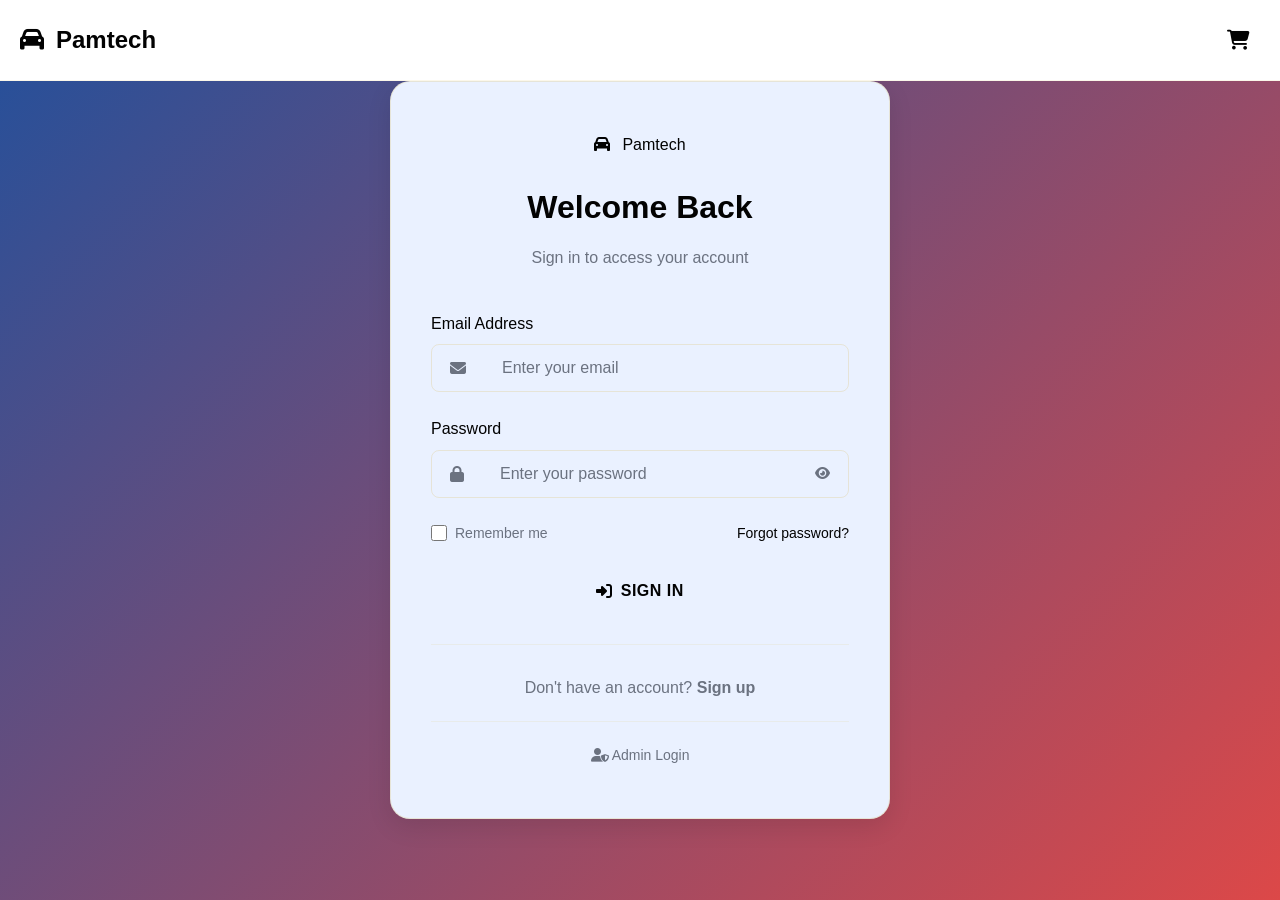
<file: login.html>
<!DOCTYPE html>
<html lang="en">
<head>
    <meta charset="UTF-8">
    <meta name="viewport" content="width=device-width, initial-scale=1.0">
    <title>Login - Pamtech Automobile</title>
    <meta name="description" content="Login to your Pamtech Automobile account.">
    
    <!-- Font Awesome -->
    <link rel="stylesheet" href="https://cdnjs.cloudflare.com/ajax/libs/font-awesome/6.4.0/css/all.min.css">
    
    <!-- Main Stylesheet -->
    <link rel="stylesheet" href="style.css">
</head>
<body>
    <!-- Navigation -->
    <nav class="navbar">
        <div class="container">
            <a href="index.html" class="logo">
                <div class="logo-icon">
                    <i class="fas fa-car"></i>
                </div>
                <span class="logo-text">Pam<span>tech</span></span>
            </a>
            
            <div class="nav-actions">
                <a href="cart.html" class="cart-icon">
                    <i class="fas fa-shopping-cart"></i>
                    <span class="cart-count" style="display: none;">0</span>
                </a>
            </div>
        </div>
    </nav>

    <!-- Login Page -->
    <div class="auth-page">
        <div class="auth-container">
            <div class="auth-header">
                <a href="index.html" class="auth-logo">
                    <div class="logo-icon">
                        <i class="fas fa-car"></i>
                    </div>
                    <span class="logo-text">Pam<span>tech</span></span>
                </a>
                <h1 class="auth-title">Welcome Back</h1>
                <p class="auth-subtitle">Sign in to access your account</p>
            </div>
            
            <form id="login-form">
                <div class="form-group">
                    <label class="form-label">Email Address</label>
                    <div class="form-input" style="display: flex; align-items: center; padding: 0;">
                        <i class="fas fa-envelope" style="padding: 0 18px; color: var(--text-muted);"></i>
                        <input type="email" id="email" class="form-input" style="border: none; flex: 1;" placeholder="Enter your email" required>
                    </div>
                </div>
                
                <div class="form-group">
                    <label class="form-label">Password</label>
                    <div class="form-input" style="display: flex; align-items: center; padding: 0;">
                        <i class="fas fa-lock" style="padding: 0 18px; color: var(--text-muted);"></i>
                        <input type="password" id="password" class="form-input" style="border: none; flex: 1;" placeholder="Enter your password" required>
                        <button type="button" id="toggle-password" style="background: none; border: none; color: var(--text-muted); padding: 0 18px; cursor: pointer;">
                            <i class="fas fa-eye"></i>
                        </button>
                    </div>
                </div>
                
                <div style="display: flex; justify-content: space-between; align-items: center; margin-bottom: 24px;">
                    <label style="display: flex; align-items: center; gap: 8px; cursor: pointer; color: var(--text-muted); font-size: 0.875rem;">
                        <input type="checkbox" style="width: 16px; height: 16px;">
                        Remember me
                    </label>
                    <a href="#" style="color: var(--primary-gold); font-size: 0.875rem;">Forgot password?</a>
                </div>
                
                <button type="submit" class="btn btn-primary" style="width: 100%;">
                    <i class="fas fa-sign-in-alt"></i> Sign In
                </button>
            </form>
            
            <div class="auth-footer">
                <p>Don't have an account? <a href="signup.html">Sign up</a></p>
            </div>
            
            <!-- Admin Login Link -->
            <div style="text-align: center; margin-top: 20px; padding-top: 20px; border-top: 1px solid rgba(212, 175, 55, 0.1);">
                <a href="#" id="admin-login-link" style="color: var(--text-muted); font-size: 0.875rem;">
                    <i class="fas fa-user-shield"></i> Admin Login
                </a>
            </div>
            
            <!-- Admin Login Form (Hidden) -->
            <form id="admin-login-form" style="display: none; margin-top: 20px; padding-top: 20px; border-top: 1px solid rgba(212, 175, 55, 0.1);">
                <h3 style="text-align: center; margin-bottom: 20px; color: var(--primary-gold);">Admin Login</h3>
                <div class="form-group">
                    <label class="form-label">Username</label>
                    <input type="text" id="admin-username" class="form-input" placeholder="admin" required>
                </div>
                <div class="form-group">
                    <label class="form-label">Password</label>
                    <input type="password" id="admin-password" class="form-input" placeholder="admin123" required>
                </div>
                <button type="submit" class="btn btn-primary" style="width: 100%;">
                    <i class="fas fa-user-shield"></i> Admin Sign In
                </button>
            </form>
        </div>
    </div>

    <!-- Main JavaScript -->
    <script src="script.js"></script>
    
    <!-- Login Script -->
    <script>
        document.addEventListener('DOMContentLoaded', () => {
            // Check if already logged in
            if (Pamtech.Auth.isLoggedIn()) {
                const user = Pamtech.Auth.getCurrentUser();
                if (user.role === 'admin') {
                    window.location.href = 'admin.html';
                } else {
                    window.location.href = 'dashboard.html';
                }
                return;
            }
            
            // Toggle password visibility
            const togglePassword = document.getElementById('toggle-password');
            const passwordInput = document.getElementById('password');
            
            togglePassword.addEventListener('click', () => {
                const type = passwordInput.type === 'password' ? 'text' : 'password';
                passwordInput.type = type;
                togglePassword.innerHTML = type === 'password' ? '<i class="fas fa-eye"></i>' : '<i class="fas fa-eye-slash"></i>';
            });
            
            // User login form
            const loginForm = document.getElementById('login-form');
            loginForm.addEventListener('submit', (e) => {
                e.preventDefault();
                
                const email = document.getElementById('email').value;
                const password = document.getElementById('password').value;
                
                const result = Pamtech.Auth.login(email, password);
                
                if (result.success) {
                    Pamtech.showNotification(result.message, 'success');
                    setTimeout(() => {
                        window.location.href = 'dashboard.html';
                    }, 1000);
                } else {
                    Pamtech.showNotification(result.message, 'error');
                }
            });
            
            // Admin login toggle
            const adminLoginLink = document.getElementById('admin-login-link');
            const adminLoginForm = document.getElementById('admin-login-form');
            
            adminLoginLink.addEventListener('click', (e) => {
                e.preventDefault();
                adminLoginForm.style.display = adminLoginForm.style.display === 'none' ? 'block' : 'none';
            });
            
            // Admin login form
            adminLoginForm.addEventListener('submit', (e) => {
                e.preventDefault();
                
                const username = document.getElementById('admin-username').value;
                const password = document.getElementById('admin-password').value;
                
                const result = Pamtech.Auth.adminLogin(username, password);
                
                if (result.success) {
                    Pamtech.showNotification(result.message, 'success');
                    setTimeout(() => {
                        window.location.href = 'admin.html';
                    }, 1000);
                } else {
                    Pamtech.showNotification(result.message, 'error');
                }
            });
        });
    </script>
</body>
</html>
</file>
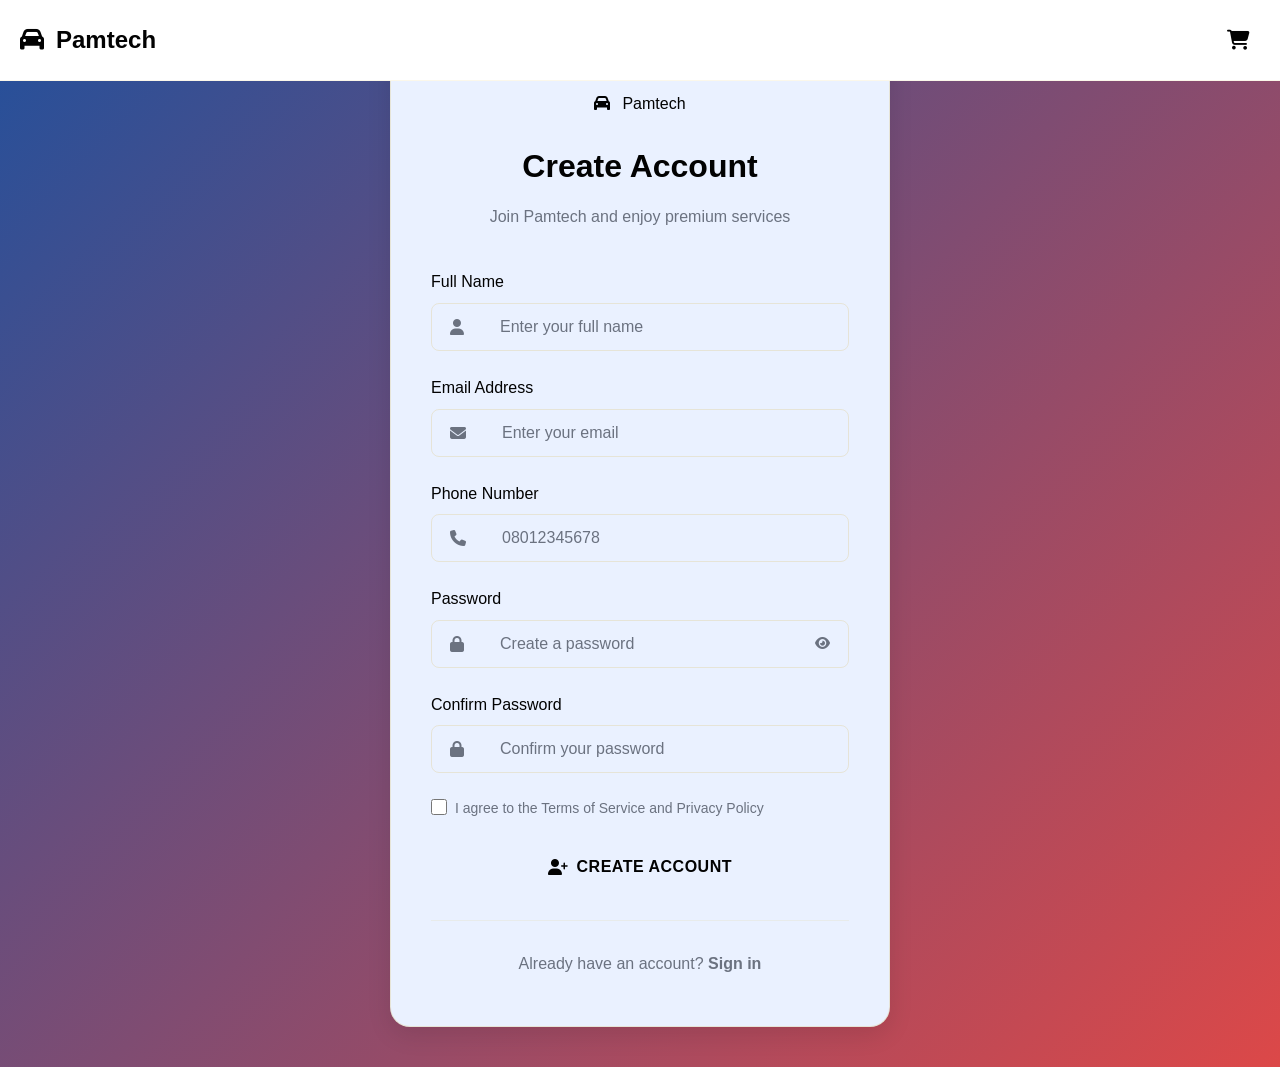
<file: signup.html>
<!DOCTYPE html>
<html lang="en">
<head>
    <meta charset="UTF-8">
    <meta name="viewport" content="width=device-width, initial-scale=1.0">
    <title>Sign Up - Pamtech Automobile</title>
    <meta name="description" content="Create your Pamtech Automobile account.">
    
    <!-- Font Awesome -->
    <link rel="stylesheet" href="https://cdnjs.cloudflare.com/ajax/libs/font-awesome/6.4.0/css/all.min.css">
    
    <!-- Main Stylesheet -->
    <link rel="stylesheet" href="style.css">
</head>
<body>
    <!-- Navigation -->
    <nav class="navbar">
        <div class="container">
            <a href="index.html" class="logo">
                <div class="logo-icon">
                    <i class="fas fa-car"></i>
                </div>
                <span class="logo-text">Pam<span>tech</span></span>
            </a>
            
            <div class="nav-actions">
                <a href="cart.html" class="cart-icon">
                    <i class="fas fa-shopping-cart"></i>
                    <span class="cart-count" style="display: none;">0</span>
                </a>
            </div>
        </div>
    </nav>

    <!-- Signup Page -->
    <div class="auth-page">
        <div class="auth-container">
            <div class="auth-header">
                <a href="index.html" class="auth-logo">
                    <div class="logo-icon">
                        <i class="fas fa-car"></i>
                    </div>
                    <span class="logo-text">Pam<span>tech</span></span>
                </a>
                <h1 class="auth-title">Create Account</h1>
                <p class="auth-subtitle">Join Pamtech and enjoy premium services</p>
            </div>
            
            <form id="signup-form">
                <div class="form-group">
                    <label class="form-label">Full Name</label>
                    <div class="form-input" style="display: flex; align-items: center; padding: 0;">
                        <i class="fas fa-user" style="padding: 0 18px; color: var(--text-muted);"></i>
                        <input type="text" id="name" class="form-input" style="border: none; flex: 1;" placeholder="Enter your full name" required>
                    </div>
                </div>
                
                <div class="form-group">
                    <label class="form-label">Email Address</label>
                    <div class="form-input" style="display: flex; align-items: center; padding: 0;">
                        <i class="fas fa-envelope" style="padding: 0 18px; color: var(--text-muted);"></i>
                        <input type="email" id="email" class="form-input" style="border: none; flex: 1;" placeholder="Enter your email" required>
                    </div>
                </div>
                
                <div class="form-group">
                    <label class="form-label">Phone Number</label>
                    <div class="form-input" style="display: flex; align-items: center; padding: 0;">
                        <i class="fas fa-phone" style="padding: 0 18px; color: var(--text-muted);"></i>
                        <input type="tel" id="phone" class="form-input" style="border: none; flex: 1;" placeholder="08012345678" required>
                    </div>
                </div>
                
                <div class="form-group">
                    <label class="form-label">Password</label>
                    <div class="form-input" style="display: flex; align-items: center; padding: 0;">
                        <i class="fas fa-lock" style="padding: 0 18px; color: var(--text-muted);"></i>
                        <input type="password" id="password" class="form-input" style="border: none; flex: 1;" placeholder="Create a password" required minlength="6">
                        <button type="button" id="toggle-password" style="background: none; border: none; color: var(--text-muted); padding: 0 18px; cursor: pointer;">
                            <i class="fas fa-eye"></i>
                        </button>
                    </div>
                </div>
                
                <div class="form-group">
                    <label class="form-label">Confirm Password</label>
                    <div class="form-input" style="display: flex; align-items: center; padding: 0;">
                        <i class="fas fa-lock" style="padding: 0 18px; color: var(--text-muted);"></i>
                        <input type="password" id="confirm-password" class="form-input" style="border: none; flex: 1;" placeholder="Confirm your password" required>
                    </div>
                </div>
                
                <div style="margin-bottom: 24px;">
                    <label style="display: flex; align-items: flex-start; gap: 8px; cursor: pointer; color: var(--text-muted); font-size: 0.875rem;">
                        <input type="checkbox" id="terms" required style="width: 16px; height: 16px; margin-top: 2px;">
                        <span>I agree to the <a href="#" style="color: var(--primary-gold);">Terms of Service</a> and <a href="#" style="color: var(--primary-gold);">Privacy Policy</a></span>
                    </label>
                </div>
                
                <button type="submit" class="btn btn-primary" style="width: 100%;">
                    <i class="fas fa-user-plus"></i> Create Account
                </button>
            </form>
            
            <div class="auth-footer">
                <p>Already have an account? <a href="login.html">Sign in</a></p>
            </div>
        </div>
    </div>

    <!-- Main JavaScript -->
    <script src="script.js"></script>
    
    <!-- Signup Script -->
    <script>
        document.addEventListener('DOMContentLoaded', () => {
            // Check if already logged in
            if (Pamtech.Auth.isLoggedIn()) {
                window.location.href = 'dashboard.html';
                return;
            }
            
            // Toggle password visibility
            const togglePassword = document.getElementById('toggle-password');
            const passwordInput = document.getElementById('password');
            
            togglePassword.addEventListener('click', () => {
                const type = passwordInput.type === 'password' ? 'text' : 'password';
                passwordInput.type = type;
                togglePassword.innerHTML = type === 'password' ? '<i class="fas fa-eye"></i>' : '<i class="fas fa-eye-slash"></i>';
            });
            
            // Signup form
            const signupForm = document.getElementById('signup-form');
            signupForm.addEventListener('submit', (e) => {
                e.preventDefault();
                
                const name = document.getElementById('name').value;
                const email = document.getElementById('email').value;
                const phone = document.getElementById('phone').value;
                const password = document.getElementById('password').value;
                const confirmPassword = document.getElementById('confirm-password').value;
                
                // Validation
                if (password !== confirmPassword) {
                    Pamtech.showNotification('Passwords do not match', 'error');
                    return;
                }
                
                if (!Pamtech.Utils.isValidEmail(email)) {
                    Pamtech.showNotification('Please enter a valid email address', 'error');
                    return;
                }
                
                if (!Pamtech.Utils.isValidPhone(phone)) {
                    Pamtech.showNotification('Please enter a valid phone number (11 digits)', 'error');
                    return;
                }
                
                const result = Pamtech.Auth.signup(name, email, phone, password);
                
                if (result.success) {
                    Pamtech.showNotification(result.message, 'success');
                    setTimeout(() => {
                        window.location.href = 'dashboard.html';
                    }, 1000);
                } else {
                    Pamtech.showNotification(result.message, 'error');
                }
            });
        });
    </script>
</body>
</html>
</file>
<file: style.css>
/* ============================================
   PAMTECH AUTOMOBILE - MAIN STYLESHEET
   Theme: Dark + Gold Corporate
   ============================================ */

/* CSS Variables */
:root {
/* Primary Colors */
--primary-blue: #0A3D91;
--primary-blue-light: #1E5BDB;

--primary-red: #D62828;
--primary-red-light: #FF4D4D;

--primary-white: #FFFFFF;

/* Backgrounds */
--bg-main: #FFFFFF;
--bg-section: #F8FAFC;      /* soft white */
--bg-card: #EAF1FF;         /* light blue tint */

/* Text Colors */
--text-dark: #0A3D91;       /* blue text */
--text-light: #020202;
--text-muted: #6B7280;

/* Accent Colors */
--accent-red: #D62828;
--accent-blue: #1E5BDB;

/* Gradients */
--gradient-primary: linear-gradient(135deg, #0A3D91, #D62828);
--gradient-hero: linear-gradient(135deg, rgba(10,61,145,0.9), rgba(214,40,40,0.85));

/* Shadows */
--shadow-soft: 0 4px 15px rgba(10, 61, 145, 0.15);
--shadow-card: 0 8px 25px rgba(0, 0, 0, 0.1);
    /* Transitions */
    --transition-fast: 0.2s ease;
    --transition-normal: 0.3s ease;
    --transition-slow: 0.5s ease;
    
    /* Border Radius */
    --radius-sm: 4px;
    --radius-md: 8px;
    --radius-lg: 12px;
    --radius-xl: 20px;
}

/* Reset & Base */
*, *::before, *::after {
    margin: 0;
    padding: 0;
    box-sizing: border-box;
}

html {
    scroll-behavior: smooth;
}

body {
    font-family: 'Segoe UI', Tahoma, Geneva, Verdana, sans-serif;
    background-color: var(--bg-dark);
    color: var(--text-light);
    line-height: 1.6;
    min-height: 100vh;
    overflow-x: hidden;
}

a {
    text-decoration: none;
    color: inherit;
    transition: var(--transition-fast);
}

img {
    max-width: 100%;
    height: auto;
    display: block;
}

button {
    cursor: pointer;
    border: none;
    outline: none;
    font-family: inherit;
    transition: var(--transition-fast);
}

input, select, textarea {
    font-family: inherit;
    outline: none;
    border: none;
}

ul, ol {
    list-style: none;
}

/* ============================================
   UTILITY CLASSES
   ============================================ */

.container {
    max-width: 1400px;
    margin: 0 auto;
    padding: 0 20px;
}

.section {
    padding: 80px 0;
}

.section-title {
    font-size: 2.5rem;
    font-weight: 700;
    text-align: center;
    margin-bottom: 50px;
    position: relative;
}

.section-title::after {
    content: '';
    position: absolute;
    bottom: -15px;
    left: 50%;
    transform: translateX(-50%);
    width: 80px;
    height: 4px;
    background: var(--gradient-gold);
    border-radius: var(--radius-sm);
}

.text-gold {
    color: var(--primary-gold);
}

.text-gradient {
    background: var(--gradient-gold);
    -webkit-background-clip: text;
    -webkit-text-fill-color: transparent;
    background-clip: text;
}

/* Buttons */
.btn {
    display: inline-flex;
    align-items: center;
    justify-content: center;
    gap: 8px;
    padding: 14px 32px;
    font-size: 1rem;
    font-weight: 600;
    border-radius: var(--radius-md);
    transition: var(--transition-normal);
    text-transform: uppercase;
    letter-spacing: 0.5px;
}

.btn-primary {
    background: var(--gradient-gold);
    color: var(--bg-dark);
    box-shadow: var(--shadow-gold);
}

.btn-primary:hover {
    transform: translateY(-3px);
    box-shadow: 0 6px 25px rgba(212, 175, 55, 0.5);
}

.btn-secondary {
    background: transparent;
    color: var(--primary-gold);
    border: 2px solid var(--primary-gold);
}

.btn-secondary:hover {
    background: var(--primary-gold);
    color: var(--bg-dark);
}

.btn-dark {
    background: var(--bg-dark-tertiary);
    color: var(--text-white);
    border: 1px solid rgba(212, 175, 55, 0.3);
}

.btn-dark:hover {
    background: var(--primary-gold);
    color: var(--bg-dark);
    border-color: var(--primary-gold);
}

.btn-danger {
    background: var(--accent-red);
    color: var(--text-white);
}

.btn-danger:hover {
    background: #C82333;
}

.btn-success {
    background: var(--accent-green);
    color: var(--text-white);
}

.btn-success:hover {
    background: #218838;
}

.btn-sm {
    padding: 8px 20px;
    font-size: 0.875rem;
}

.btn-lg {
    padding: 18px 48px;
    font-size: 1.125rem;
}

/* Cards */
.card {
    background: var(--bg-card);
    border-radius: var(--radius-lg);
    overflow: hidden;
    transition: var(--transition-normal);
    border: 1px solid rgba(212, 175, 55, 0.1);
}

.card:hover {
    transform: translateY(-8px);
    box-shadow: var(--shadow-card);
    border-color: rgba(212, 175, 55, 0.3);
}

.card-image {
    width: 100%;
    height: 220px;
    object-fit: cover;
    transition: var(--transition-slow);
}

.card:hover .card-image {
    transform: scale(1.05);
}

.card-body {
    padding: 24px;
}

.card-title {
    font-size: 1.25rem;
    font-weight: 600;
    margin-bottom: 12px;
    color: var(--text-white);
}

.card-text {
    color: var(--text-muted);
    font-size: 0.95rem;
    line-height: 1.6;
}

.card-price {
    font-size: 1.5rem;
    font-weight: 700;
    color: var(--primary-gold);
    margin-top: 16px;
}

/* Forms */
.form-group {
    margin-bottom: 24px;
}

.form-label {
    display: block;
    margin-bottom: 8px;
    font-weight: 500;
    color: var(--text-light);
}

.form-input,
.form-select,
.form-textarea {
    width: 100%;
    padding: 14px 18px;
    background: var(--bg-dark-tertiary);
    border: 1px solid rgba(212, 175, 55, 0.2);
    border-radius: var(--radius-md);
    color: var(--text-white);
    font-size: 1rem;
    transition: var(--transition-fast);
}

.form-input:focus,
.form-select:focus,
.form-textarea:focus {
    border-color: var(--primary-gold);
    box-shadow: 0 0 0 3px rgba(212, 175, 55, 0.1);
}

.form-input::placeholder,
.form-textarea::placeholder {
    color: var(--text-muted);
}

.form-textarea {
    min-height: 120px;
    resize: vertical;
}

/* Grid */
.grid {
    display: grid;
    gap: 30px;
}

.grid-2 {
    grid-template-columns: repeat(2, 1fr);
}

.grid-3 {
    grid-template-columns: repeat(3, 1fr);
}

.grid-4 {
    grid-template-columns: repeat(4, 1fr);
}

/* Flex */
.flex {
    display: flex;
}

.flex-center {
    display: flex;
    align-items: center;
    justify-content: center;
}

.flex-between {
    display: flex;
    align-items: center;
    justify-content: space-between;
}

.flex-wrap {
    flex-wrap: wrap;
}

.gap-2 {
    gap: 16px;
}

.gap-3 {
    gap: 24px;
}

/* ============================================
   NAVIGATION
   ============================================ */

.navbar {
    position: fixed;
    top: 0;
    left: 0;
    right: 0;
    z-index: 1000;
    background: white;
    backdrop-filter: blur(10px);
    border-bottom: 1px solid rgba(212, 175, 55, 0.1);
    transition: var(--transition-normal);
}

.navbar.scrolled {
    background: rgba(29, 32, 207, 0.98);
    box-shadow: var(--shadow-dark);
    color: black;
}

.navbar .container {
    display: flex;
    align-items: center;
    justify-content: space-between;
    height: 80px;
}

.logo {
    display: flex;
    align-items: center;
    gap: 12px;
    font-size: 1.5rem;
    font-weight: 700;
}

.logo-icon img{
    height: 40px;
    width: auto;
    display: block;
}

.logo-text {
    color: var(--text-white);
}

.logo-text span {
    color: var(--primary-gold);
}

.nav-menu {
    display: flex;
    align-items: center;
    gap: 8px;
}

.nav-link {
    padding: 10px 18px;
    color: var(--text-light);
    font-weight: 500;
    border-radius: var(--radius-md);
    transition: var(--transition-fast);
}

.nav-link:hover,
.nav-link.active {
    color: var(--primary-gold);
    background: rgba(181, 0, 0, 0.719);
}

.nav-actions {
    display: flex;
    align-items: center;
    gap: 16px;
}

.nav-btn {
    padding: 10px 24px;
    font-size: 0.9rem;
}

.cart-icon {
    position: relative;
    padding: 10px;
    color: var(--text-light);
    font-size: 1.25rem;
    transition: var(--transition-fast);
}

.cart-icon:hover {
    color: var(--primary-gold);
}

.cart-count {
    position: absolute;
    top: 0;
    right: 0;
    width: 20px;
    height: 20px;
    background: var(--primary-gold);
    color: var(--bg-dark);
    font-size: 0.75rem;
    font-weight: 700;
    border-radius: 50%;
    display: flex;
    align-items: center;
    justify-content: center;
}

.mobile-menu-btn {
    display: none;
    flex-direction: column;
    gap: 5px;
    padding: 10px;
    background: none;
}

.mobile-menu-btn span {
    width: 25px;
    height: 2px;
    background: var(--text-white);
    transition: var(--transition-fast);
}

/* ========================================
   HERO SECTION
   ======================================== */

   /* Add this in your style.css */
.hero.bg-img {
    background-image: url('img/download\ \(8\).jpg'); /* Replace with your image path */
    background-size: cover;       /* Makes the image cover the whole section */
    background-position: center;  /* Centers the image */
    background-repeat: no-repeat; /* Prevents tiling */
    min-height: 80vh;             /* Adjust height as needed */
    display: flex;
    align-items: center;          /* Vertically center content */
    justify-content: center;      /* Horizontally center content if needed */
    color: white;                 /* Make text readable over the image */
    position: relative;
}

/* Optional: add overlay for better text contrast */
.hero.bg-img::before {
    content: '';
    position: absolute;
    top: 0;
    left: 0;
    width: 100%;
    height: 100%;
    background: rgba(0,0,0,0.4); /* semi-transparent black overlay */
    z-index: 1;
}

.hero-content {
    position: relative;
    z-index: 2; /* Make sure text is above overlay */
}
.hero {
    min-height: 100vh;
    background: linear-gradient(135deg, rgba(13, 17, 23, 0.95) 0%, rgba(30, 58, 95, 0.9) 100%),
                url('data:image/svg+xml,<svg xmlns="http://www.w3.org/2000/svg" viewBox="0 0 100 100"><circle cx="50" cy="50" r="40" fill="none" stroke="%23D4AF37" stroke-width="0.5" opacity="0.1"/></svg>');
    background-size: cover;
    display: flex;
    align-items: center;
    justify-content: center;
    text-align: center;
    padding: 100px 2rem 4rem;
    position: relative;
    overflow: hidden;
}

.hero::before {
    content: '';
    position: absolute;
    top: 0;
    left: 0;
    right: 0;
    bottom: 0;
    background: radial-gradient(circle at 30% 50%, rgba(212, 175, 55, 0.1) 0%, transparent 50%);
}

.hero-content {
    position: relative;
    z-index: 1;
    max-width: 900px;
}

.hero-badge {
    display: inline-block;
    padding: 8px 20px;
    background: rgba(212, 175, 55, 0.1);
    border: 1px solid var(--primary-gold);
    border-radius: 50px;
    color: var(--primary-gold);
    font-size: 0.9rem;
    margin-bottom: 2rem;
    animation: fadeInDown 0.8s ease;
}

.hero h1 {
    font-size: clamp(2.5rem, 6vw, 4.5rem);
    font-weight: 800;
    margin-bottom: 1.5rem;
    line-height: 1.2;
    animation: fadeInUp 0.8s ease 0.2s both;
}

.hero h1 span {
    background: var(--gradient-gold);
    -webkit-background-clip: text;
    /* -webkit-text-fill-color: transparent; */
    background-clip: text;
}

.hero p {
    font-size: 1.25rem;
    color: var(--text-secondary);
    margin-bottom: 2.5rem;
    max-width: 600px;
    margin-left: auto;
    margin-right: auto;
    animation: fadeInUp 0.8s ease 0.4s both;
}

.hero-buttons {
    display: flex;
    gap: 1rem;
    justify-content: center;
    flex-wrap: wrap;
    animation: fadeInUp 0.8s ease 0.6s both;
}

/* ============================================
   SERVICE CARDS SECTION
   ============================================ */


.services-section {
    background-color: blue;
}

.services-grid {
    display: grid;
    grid-template-columns: repeat(auto-fit, minmax(350px, 1fr));
    gap: 30px;
}

.service-card {
    background: var(--bg-card);
    border-radius: var(--radius-lg);
    padding: 40px 30px;
    text-align: center;
    transition: var(--transition-normal);
    border: 1px solid rgba(212, 175, 55, 0.1);
    position: relative;
    overflow: hidden;
}

.service-card::before {
    content: '';
    position: absolute;
    top: 0;
    left: 0;
    right: 0;
    height: 4px;
    background: var(--gradient-gold);
    transform: scaleX(0);
    transition: var(--transition-normal);
}

.service-card:hover::before {
    transform: scaleX(1);
}

.service-card:hover {
    transform: translateY(-10px);
    box-shadow: var(--shadow-card);
    border-color: rgba(212, 175, 55, 0.3);
}

.service-icon {
    width: 80px;
    height: 80px;
    background: rgba(212, 175, 55, 0.1);
    border-radius: 50%;
    display: flex;
    align-items: center;
    justify-content: center;
    margin: 0 auto 24px;
    font-size: 2rem;
    color: var(--primary-gold);
    transition: var(--transition-normal);
}

.service-card:hover .service-icon {
    background: var(--gradient-gold);
    color: var(--bg-dark);
    transform: rotateY(360deg);
}

.service-title {
    font-size: 1.5rem;
    font-weight: 600;
    margin-bottom: 16px;
    color: var(--text-white);
}



.service-description {
    color: var(--text-muted);
    font-size: 0.95rem;
    line-height: 1.7;
    margin-bottom: 24px;
}

.service-link {
    display: inline-flex;
    align-items: center;
    gap: 8px;
    color: var(--primary-gold);
    font-weight: 600;
    transition: var(--transition-fast);
}

.service-link:hover {
    gap: 12px;
}

/* ============================================
   AUTH PAGES (LOGIN / SIGNUP)
   ============================================ */

.auth-page {
    min-height: 100vh;
    display: flex;
    align-items: center;
    justify-content: center;
    background: var(--gradient-hero);
    padding: 40px 20px;
}

.auth-container {
    width: 100%;
    max-width: 500px;
    background: var(--bg-card);
    border-radius: var(--radius-xl);
    padding: 50px 40px;
    border: 1px solid rgba(212, 175, 55, 0.2);
    box-shadow: var(--shadow-card);
}

.auth-header {
    text-align: center;
    margin-bottom: 40px;
}

.auth-logo {
    display: inline-flex;
    align-items: center;
    gap: 12px;
    margin-bottom: 24px;
}

.auth-title {
    font-size: 2rem;
    font-weight: 700;
    margin-bottom: 12px;
}

.auth-subtitle {
    color: var(--text-muted);
}

.auth-footer {
    text-align: center;
    margin-top: 30px;
    padding-top: 30px;
    border-top: 1px solid rgba(212, 175, 55, 0.1);
}

.auth-footer p {
    color: var(--text-muted);
}

.auth-footer a {
    color: var(--primary-gold);
    font-weight: 600;
}

.auth-footer a:hover {
    text-decoration: underline;
}

/* ============================================
   DASHBOARD
   ============================================ */

.dashboard-page {
    padding-top: 100px;
    min-height: 100vh;
    background: var(--bg-dark);
}

.dashboard-header {
    background: var(--bg-card);
    padding: 30px 0;
    margin-bottom: 40px;
    border-bottom: 1px solid rgba(212, 175, 55, 0.1);
}

.dashboard-header h1 {
    font-size: 2rem;
    color: var(--text-white);
}

.dashboard-header p {
    color: var(--text-muted);
    margin-top: 8px;
}

.dashboard-grid {
    display: grid;
    grid-template-columns: 280px 1fr;
    gap: 30px;
}

.dashboard-sidebar {
    background: var(--bg-card);
    border-radius: var(--radius-lg);
    padding: 24px;
    height: fit-content;
    position: sticky;
    top: 100px;
}

.sidebar-menu {
    display: flex;
    flex-direction: column;
    gap: 8px;
}

.sidebar-link {
    display: flex;
    align-items: center;
    gap: 12px;
    padding: 14px 18px;
    border-radius: var(--radius-md);
    color: var(--text-light);
    font-weight: 500;
    transition: var(--transition-fast);
}

.sidebar-link:hover,
.sidebar-link.active {
    background: rgba(212, 175, 55, 0.1);
    color: var(--primary-gold);
}

.sidebar-link i {
    width: 24px;
    text-align: center;
}

.dashboard-content {
    background: var(--bg-card);
    border-radius: var(--radius-lg);
    padding: 30px;
    min-height: 500px;
}

.dashboard-stats {
    display: grid;
    grid-template-columns: repeat(auto-fit, minmax(200px, 1fr));
    gap: 20px;
    margin-bottom: 40px;
}

.stat-card {
    background: var(--bg-dark-tertiary);
    border-radius: var(--radius-md);
    padding: 24px;
    border: 1px solid rgba(212, 175, 55, 0.1);
}

.stat-card-icon {
    width: 50px;
    height: 50px;
    background: rgba(212, 175, 55, 0.1);
    border-radius: var(--radius-md);
    display: flex;
    align-items: center;
    justify-content: center;
    color: var(--primary-gold);
    font-size: 1.25rem;
    margin-bottom: 16px;
}

.stat-card-value {
    font-size: 2rem;
    font-weight: 700;
    color: var(--text-white);
    margin-bottom: 4px;
}

.stat-card-label {
    color: var(--text-muted);
    font-size: 0.875rem;
}

/* ============================================
   PRODUCT GRID
   ============================================ */

.products-header {
    display: flex;
    align-items: center;
    justify-content: space-between;
    margin-bottom: 30px;
    flex-wrap: wrap;
    gap: 20px;
}

.search-box {
    position: relative;
    flex: 1;
    max-width: 400px;
}

.search-box input {
    width: 100%;
    padding: 14px 18px 14px 50px;
    background: var(--bg-dark-tertiary);
    border: 1px solid rgba(212, 175, 55, 0.2);
    border-radius: var(--radius-md);
    color: var(--text-white);
    font-size: 1rem;
}

.search-box i {
    position: absolute;
    left: 18px;
    top: 50%;
    transform: translateY(-50%);
    color: var(--text-muted);
}

.filter-select {
    padding: 14px 18px;
    background: var(--bg-dark-tertiary);
    border: 1px solid rgba(212, 175, 55, 0.2);
    border-radius: var(--radius-md);
    color: var(--text-white);
    font-size: 1rem;
    min-width: 180px;
}

.products-grid {
    display: grid;
    grid-template-columns: repeat(auto-fill, minmax(280px, 1fr));
    gap: 24px;
}

.product-card {
    background: var(--bg-dark-tertiary);
    border-radius: var(--radius-lg);
    overflow: hidden;
    transition: var(--transition-normal);
    border: 1px solid rgba(212, 175, 55, 0.1);
}

.product-card:hover {
    transform: translateY(-5px);
    box-shadow: var(--shadow-card);
    border-color: rgba(212, 175, 55, 0.3);
}

.product-image {
    width: 100%;
    height: 200px;
    object-fit: cover;
}

.product-info {
    padding: 20px;
}

.product-name {
    font-size: 1.1rem;
    font-weight: 600;
    color: var(--text-white);
    margin-bottom: 8px;
}

.product-price {
    font-size: 1.25rem;
    font-weight: 700;
    color: var(--primary-gold);
    margin-bottom: 16px;
}

.product-actions {
    display: flex;
    gap: 10px;
}

.product-actions .btn {
    flex: 1;
    padding: 12px;
    font-size: 0.875rem;
}

/* ============================================
   CART
   ============================================ */

.cart-page {
    padding-top: 100px;
    min-height: 100vh;
    background: var(--bg-dark);
}

.cart-container {
    max-width: 1000px;
    margin: 0 auto;
}

.cart-header {
    text-align: center;
    margin-bottom: 40px;
}

.cart-header h1 {
    font-size: 2.5rem;
    margin-bottom: 12px;
}

.cart-items {
    background: var(--bg-card);
    border-radius: var(--radius-lg);
    padding: 30px;
    margin-bottom: 30px;
}

.cart-item {
    display: grid;
    grid-template-columns: 100px 1fr auto auto auto;
    align-items: center;
    gap: 20px;
    padding: 20px 0;
    border-bottom: 1px solid rgba(212, 175, 55, 0.1);
}

.cart-item:last-child {
    border-bottom: none;
}

.cart-item-image {
    width: 100px;
    height: 100px;
    object-fit: cover;
    border-radius: var(--radius-md);
}

.cart-item-details h3 {
    font-size: 1.1rem;
    color: var(--text-white);
    margin-bottom: 4px;
}

.cart-item-details p {
    color: var(--text-muted);
    font-size: 0.875rem;
}

.quantity-control {
    display: flex;
    align-items: center;
    gap: 12px;
}

.quantity-btn {
    width: 36px;
    height: 36px;
    background: var(--bg-dark-tertiary);
    border: 1px solid rgba(212, 175, 55, 0.2);
    border-radius: var(--radius-sm);
    color: var(--text-white);
    font-size: 1.25rem;
    display: flex;
    align-items: center;
    justify-content: center;
}

.quantity-btn:hover {
    background: var(--primary-gold);
    color: var(--bg-dark);
}

.quantity-value {
    font-weight: 600;
    min-width: 30px;
    text-align: center;
}

.cart-item-price {
    font-size: 1.25rem;
    font-weight: 700;
    color: var(--primary-gold);
}

.remove-btn {
    width: 40px;
    height: 40px;
    background: rgba(220, 53, 69, 0.1);
    border: none;
    border-radius: var(--radius-sm);
    color: var(--accent-red);
    font-size: 1.25rem;
    display: flex;
    align-items: center;
    justify-content: center;
    transition: var(--transition-fast);
}

.remove-btn:hover {
    background: var(--accent-red);
    color: var(--text-white);
}

.cart-summary {
    background: var(--bg-card);
    border-radius: var(--radius-lg);
    padding: 30px;
}

.summary-row {
    display: flex;
    justify-content: space-between;
    padding: 12px 0;
    color: var(--text-muted);
}

.summary-row.total {
    border-top: 1px solid rgba(212, 175, 55, 0.2);
    margin-top: 12px;
    padding-top: 20px;
    font-size: 1.25rem;
    font-weight: 700;
    color: var(--text-white);
}

.summary-row.total span:last-child {
    color: var(--primary-gold);
}

.cart-actions {
    display: flex;
    gap: 16px;
    margin-top: 30px;
}

.cart-actions .btn {
    flex: 1;
}

.empty-cart {
    text-align: center;
    padding: 60px 20px;
}

.empty-cart-icon {
    font-size: 4rem;
    color: var(--primary-gold);
    margin-bottom: 24px;
    opacity: 0.5;
}

.empty-cart h3 {
    font-size: 1.5rem;
    margin-bottom: 12px;
}

.empty-cart p {
    color: var(--text-muted);
    margin-bottom: 24px;
}

/* ============================================
   ADMIN PANEL
   ============================================ */

.admin-page {
    padding-top: 100px;
    min-height: 100vh;
    background: var(--bg-dark);
}

.admin-tabs {
    display: flex;
    gap: 8px;
    margin-bottom: 30px;
    flex-wrap: wrap;
    border-bottom: 1px solid rgba(212, 175, 55, 0.1);
    padding-bottom: 20px;
}

.admin-tab {
    padding: 12px 24px;
    background: var(--bg-dark-tertiary);
    border: 1px solid rgba(212, 175, 55, 0.2);
    border-radius: var(--radius-md);
    color: var(--text-light);
    font-weight: 500;
    transition: var(--transition-fast);
}

.admin-tab:hover,
.admin-tab.active {
    background: var(--primary-gold);
    color: var(--bg-dark);
    border-color: var(--primary-gold);
}

.admin-content {
    display: none;
}

.admin-content.active {
    display: block;
}

.admin-section-header {
    display: flex;
    align-items: center;
    justify-content: space-between;
    margin-bottom: 30px;
    flex-wrap: wrap;
    gap: 16px;
}

.admin-section-header h2 {
    font-size: 1.5rem;
}

.data-table {
    width: 100%;
    border-collapse: collapse;
}

.data-table th,
.data-table td {
    padding: 16px;
    text-align: left;
    border-bottom: 1px solid rgba(212, 175, 55, 0.1);
}

.data-table th {
    background: var(--bg-dark-tertiary);
    font-weight: 600;
    color: var(--primary-gold);
    text-transform: uppercase;
    font-size: 0.875rem;
    letter-spacing: 0.5px;
}

.data-table tr:hover td {
    background: rgba(212, 175, 55, 0.05);
}

.table-actions {
    display: flex;
    gap: 8px;
}

.table-actions button {
    padding: 8px 14px;
    font-size: 0.8rem;
}

/* Modal */
.modal-overlay {
    position: fixed;
    top: 0;
    left: 0;
    right: 0;
    bottom: 0;
    background: rgba(0, 0, 0, 0.8);
    display: flex;
    align-items: center;
    justify-content: center;
    z-index: 2000;
    opacity: 0;
    visibility: hidden;
    transition: var(--transition-normal);
}

.modal-overlay.active {
    opacity: 1;
    visibility: visible;
}

.modal {
    background: var(--bg-card);
    border-radius: var(--radius-xl);
    padding: 40px;
    max-width: 600px;
    width: 90%;
    max-height: 90vh;
    overflow-y: auto;
    transform: scale(0.9);
    transition: var(--transition-normal);
    border: 1px solid rgba(212, 175, 55, 0.2);
}

.modal-overlay.active .modal {
    transform: scale(1);
}

.modal-header {
    display: flex;
    align-items: center;
    justify-content: space-between;
    margin-bottom: 30px;
}

.modal-header h3 {
    font-size: 1.5rem;
}

.modal-close {
    width: 40px;
    height: 40px;
    background: var(--bg-dark-tertiary);
    border: none;
    border-radius: var(--radius-md);
    color: var(--text-muted);
    font-size: 1.25rem;
    display: flex;
    align-items: center;
    justify-content: center;
}

.modal-close:hover {
    background: var(--accent-red);
    color: var(--text-white);
}

/* ============================================
   FUEL SYSTEM
   ============================================ */

.fuel-section {
    background: var(--bg-card);
    border-radius: var(--radius-lg);
    padding: 40px;
    max-width: 600px;
    margin: 0 auto;
}

.fuel-types {
    display: grid;
    grid-template-columns: repeat(3, 1fr);
    gap: 16px;
    margin-bottom: 30px;
}

.fuel-type {
    padding: 20px;
    background: var(--bg-dark-tertiary);
    border: 2px solid transparent;
    border-radius: var(--radius-md);
    text-align: center;
    cursor: pointer;
    transition: var(--transition-fast);
}

.fuel-type:hover,
.fuel-type.active {
    border-color: var(--primary-gold);
    background: rgba(212, 175, 55, 0.1);
}

.fuel-type i {
    font-size: 2rem;
    color: var(--primary-gold);
    margin-bottom: 12px;
}

.fuel-type h4 {
    font-size: 1rem;
    margin-bottom: 4px;
}

.fuel-type p {
    font-size: 0.875rem;
    color: var(--text-muted);
}

.fuel-amount {
    margin-bottom: 30px;
}

.fuel-amount label {
    display: block;
    margin-bottom: 12px;
    font-weight: 500;
}

.amount-input {
    position: relative;
}

.amount-input span {
    position: absolute;
    left: 18px;
    top: 50%;
    transform: translateY(-50%);
    color: var(--primary-gold);
    font-weight: 600;
}

.amount-input input {
    width: 100%;
    padding: 16px 18px 16px 50px;
    background: var(--bg-dark-tertiary);
    border: 1px solid rgba(212, 175, 55, 0.2);
    border-radius: var(--radius-md);
    color: var(--text-white);
    font-size: 1.25rem;
    font-weight: 600;
}

.fuel-summary {
    background: var(--bg-dark-tertiary);
    border-radius: var(--radius-md);
    padding: 24px;
    margin-bottom: 24px;
}

.fuel-summary-row {
    display: flex;
    justify-content: space-between;
    padding: 8px 0;
    color: var(--text-muted);
}

.fuel-summary-row.total {
    border-top: 1px solid rgba(212, 175, 55, 0.2);
    margin-top: 12px;
    padding-top: 16px;
    font-size: 1.25rem;
    font-weight: 700;
    color: var(--text-white);
}

/* QR Code */
.qr-container {
    text-align: center;
    padding: 40px;
}

.qr-code {
    background: var(--text-white);
    padding: 20px;
    border-radius: var(--radius-md);
    display: inline-block;
    margin-bottom: 24px;
}

.qr-details {
    background: var(--bg-dark-tertiary);
    border-radius: var(--radius-md);
    padding: 24px;
    margin-bottom: 24px;
    text-align: left;
}

.qr-details-row {
    display: flex;
    justify-content: space-between;
    padding: 12px 0;
    border-bottom: 1px solid rgba(212, 175, 55, 0.1);
}

.qr-details-row:last-child {
    border-bottom: none;
}

.qr-status {
    display: inline-block;
    padding: 8px 20px;
    border-radius: 20px;
    font-weight: 600;
    font-size: 0.875rem;
}

.qr-status.unused {
    background: rgba(40, 167, 69, 0.2);
    color: var(--accent-green);
}

.qr-status.used {
    background: rgba(220, 53, 69, 0.2);
    color: var(--accent-red);
}

/* ============================================
   BOOKING FORM
   ============================================ */

.booking-form {
    background: var(--bg-card);
    border-radius: var(--radius-lg);
    padding: 40px;
    max-width: 700px;
    margin: 0 auto;
}

.vehicle-selection {
    display: grid;
    grid-template-columns: repeat(auto-fit, minmax(200px, 1fr));
    gap: 16px;
    margin-bottom: 30px;
}

.vehicle-option {
    position: relative;
    cursor: pointer;
}

.vehicle-option input {
    position: absolute;
    opacity: 0;
}

.vehicle-card {
    background: var(--bg-dark-tertiary);
    border: 2px solid transparent;
    border-radius: var(--radius-md);
    padding: 20px;
    text-align: center;
    transition: var(--transition-fast);
}

.vehicle-option input:checked + .vehicle-card,
.vehicle-card:hover {
    border-color: var(--primary-gold);
}

.vehicle-card img {
    width: 100%;
    height: 120px;
    object-fit: cover;
    border-radius: var(--radius-sm);
    margin-bottom: 12px;
}

.vehicle-card h4 {
    font-size: 1rem;
    margin-bottom: 4px;
}

.vehicle-card p {
    font-size: 0.875rem;
    color: var(--primary-gold);
    font-weight: 600;
}

/* ============================================
   MEDIA / BLOG
   ============================================ */

.blog-grid {
    display: grid;
    grid-template-columns: repeat(auto-fit, minmax(350px, 1fr));
    gap: 30px;
}

.blog-card {
    background: var(--bg-card);
    border-radius: var(--radius-lg);
    overflow: hidden;
    transition: var(--transition-normal);
    border: 1px solid rgba(212, 175, 55, 0.1);
}

.blog-card:hover {
    transform: translateY(-5px);
    box-shadow: var(--shadow-card);
}

.blog-image {
    width: 100%;
    height: 220px;
    object-fit: cover;
}

.blog-content {
    padding: 24px;
}

.blog-meta {
    display: flex;
    gap: 16px;
    margin-bottom: 12px;
    font-size: 0.875rem;
    color: var(--text-muted);
}

.blog-meta span {
    display: flex;
    align-items: center;
    gap: 6px;
}

.blog-title {
    font-size: 1.25rem;
    font-weight: 600;
    margin-bottom: 12px;
    color: var(--text-white);
    line-height: 1.4;
}

.blog-excerpt {
    color: var(--text-muted);
    font-size: 0.95rem;
    line-height: 1.6;
    margin-bottom: 20px;
}

.blog-link {
    color: var(--primary-gold);
    font-weight: 600;
    display: inline-flex;
    align-items: center;
    gap: 8px;
}

/* ============================================
   FOOTER
   ============================================ */

.footer {
    background: var(--bg-dark-secondary);
    border-top: 1px solid rgba(212, 175, 55, 0.1);
    padding: 80px 0 40px;
}

.footer-grid {
    display: grid;
    grid-template-columns: 2fr repeat(3, 1fr);
    gap: 60px;
    margin-bottom: 60px;
}

.footer-brand p {
    color: var(--text-muted);
    margin: 20px 0;
    line-height: 1.8;
}

.social-links {
    display: flex;
    gap: 12px;
}

.social-link {
    width: 44px;
    height: 44px;
    background: var(--bg-dark-tertiary);
    border-radius: var(--radius-md);
    display: flex;
    align-items: center;
    justify-content: center;
    color: var(--text-light);
    font-size: 1.1rem;
    transition: var(--transition-fast);
}

.social-link:hover {
    background: var(--primary-gold);
    color: var(--bg-dark);
}

.footer-title {
    font-size: 1.125rem;
    font-weight: 600;
    margin-bottom: 24px;
    color: var(--text-white);
}

.footer-links li {
    margin-bottom: 12px;
}

.footer-links a {
    color: var(--text-muted);
    transition: var(--transition-fast);
}

.footer-links a:hover {
    color: var(--primary-gold);
    padding-left: 8px;
}

.footer-contact li {
    display: flex;
    align-items: flex-start;
    gap: 12px;
    margin-bottom: 16px;
    color: var(--text-muted);
}

.footer-contact i {
    color: var(--primary-gold);
    margin-top: 4px;
}

.footer-bottom {
    border-top: 1px solid rgba(212, 175, 55, 0.1);
    padding-top: 30px;
    text-align: center;
    color: var(--text-muted);
}

/* ============================================
   NOTIFICATIONS
   ============================================ */

.notification {
    position: fixed;
    top: 100px;
    right: 20px;
    background: var(--bg-card);
    border-radius: var(--radius-md);
    padding: 20px 24px;
    display: flex;
    align-items: center;
    gap: 16px;
    box-shadow: var(--shadow-card);
    border-left: 4px solid var(--primary-gold);
    z-index: 3000;
    transform: translateX(150%);
    transition: var(--transition-normal);
}

.notification.show {
    transform: translateX(0);
}

.notification.success {
    border-left-color: var(--accent-green);
}

.notification.error {
    border-left-color: var(--accent-red);
}

.notification-icon {
    width: 44px;
    height: 44px;
    border-radius: 50%;
    display: flex;
    align-items: center;
    justify-content: center;
    font-size: 1.25rem;
}

.notification.success .notification-icon {
    background: rgba(40, 167, 69, 0.2);
    color: var(--accent-green);
}

.notification.error .notification-icon {
    background: rgba(220, 53, 69, 0.2);
    color: var(--accent-red);
}

.notification-content h4 {
    font-size: 1rem;
    margin-bottom: 4px;
}

.notification-content p {
    font-size: 0.875rem;
    color: var(--text-muted);
}

/* ============================================
   RESPONSIVE DESIGN
   ============================================ */

@media (max-width: 1200px) {
    .hero-image {
        display: none;
    }
    
    .hero-content {
        max-width: 100%;
        text-align: center;
    }
    
    .hero-stats {
        justify-content: center;
    }
    
    .hero-buttons {
        justify-content: center;
    }
}

@media (max-width: 992px) {
    .dashboard-grid {
        grid-template-columns: 1fr;
    }
    
    .dashboard-sidebar {
        position: static;
    }
    
    .sidebar-menu {
        flex-direction: row;
        flex-wrap: wrap;
    }
    
    .footer-grid {
        grid-template-columns: repeat(2, 1fr);
    }
}

@media (max-width: 768px) {
    .nav-menu,
    .nav-actions .nav-btn {
        display: none;
    }
    
    .mobile-menu-btn {
        display: flex;
    }
    
    .hero-title {
        font-size: 2.5rem;
    }
    
    .section-title {
        font-size: 2rem;
    }
    
    .services-grid {
        grid-template-columns: 1fr;
    }
    
    .grid-2,
    .grid-3,
    .grid-4 {
        grid-template-columns: 1fr;
    }
    
    .cart-item {
        grid-template-columns: 80px 1fr;
        gap: 16px;
    }
    
    .cart-item-price,
    .quantity-control,
    .remove-btn {
        grid-column: 2;
    }
    
    .fuel-types {
        grid-template-columns: 1fr;
    }
    
    .footer-grid {
        grid-template-columns: 1fr;
        gap: 40px;
    }
    
    .admin-tabs {
        overflow-x: auto;
        flex-wrap: nowrap;
        padding-bottom: 10px;
    }
    
    .data-table {
        display: block;
        overflow-x: auto;
    }
}

@media (max-width: 480px) {
    .hero-title {
        font-size: 2rem;
    }
    
    .hero-stats {
        flex-direction: column;
        gap: 30px;
    }
    
    .auth-container {
        padding: 30px 20px;
    }
    
    .section {
        padding: 50px 0;
    }
    
    .products-header {
        flex-direction: column;
        align-items: stretch;
    }
    
    .search-box {
        max-width: 100%;
    }
}

/* Animations */
@keyframes fadeIn {
    from {
        opacity: 0;
        transform: translateY(20px);
    }
    to {
        opacity: 1;
        transform: translateY(0);
    }
}

@keyframes slideIn {
    from {
        transform: translateX(-100%);
    }
    to {
        transform: translateX(0);
    }
}

@keyframes pulse {
    0%, 100% {
        transform: scale(1);
    }
    50% {
        transform: scale(1.05);
    }
}

.animate-fadeIn {
    animation: fadeIn 0.6s ease forwards;
}

.animate-slideIn {
    animation: slideIn 0.4s ease forwards;
}

/* Loading Spinner */
.spinner {
    width: 40px;
    height: 40px;
    border: 3px solid rgba(212, 175, 55, 0.2);
    border-top-color: var(--primary-gold);
    border-radius: 50%;
    animation: spin 1s linear infinite;
}

@keyframes spin {
    to {
        transform: rotate(360deg);
    }
}

/* Badge */
.badge {
    display: inline-block;
    padding: 4px 12px;
    border-radius: 20px;
    font-size: 0.75rem;
    font-weight: 600;
    text-transform: uppercase;
}

.badge-gold {
    background: rgba(212, 175, 55, 0.2);
    color: var(--primary-gold);
}

.badge-success {
    background: rgba(40, 167, 69, 0.2);
    color: var(--accent-green);
}

.badge-danger {
    background: rgba(220, 53, 69, 0.2);
    color: var(--accent-red);
}
</file>
